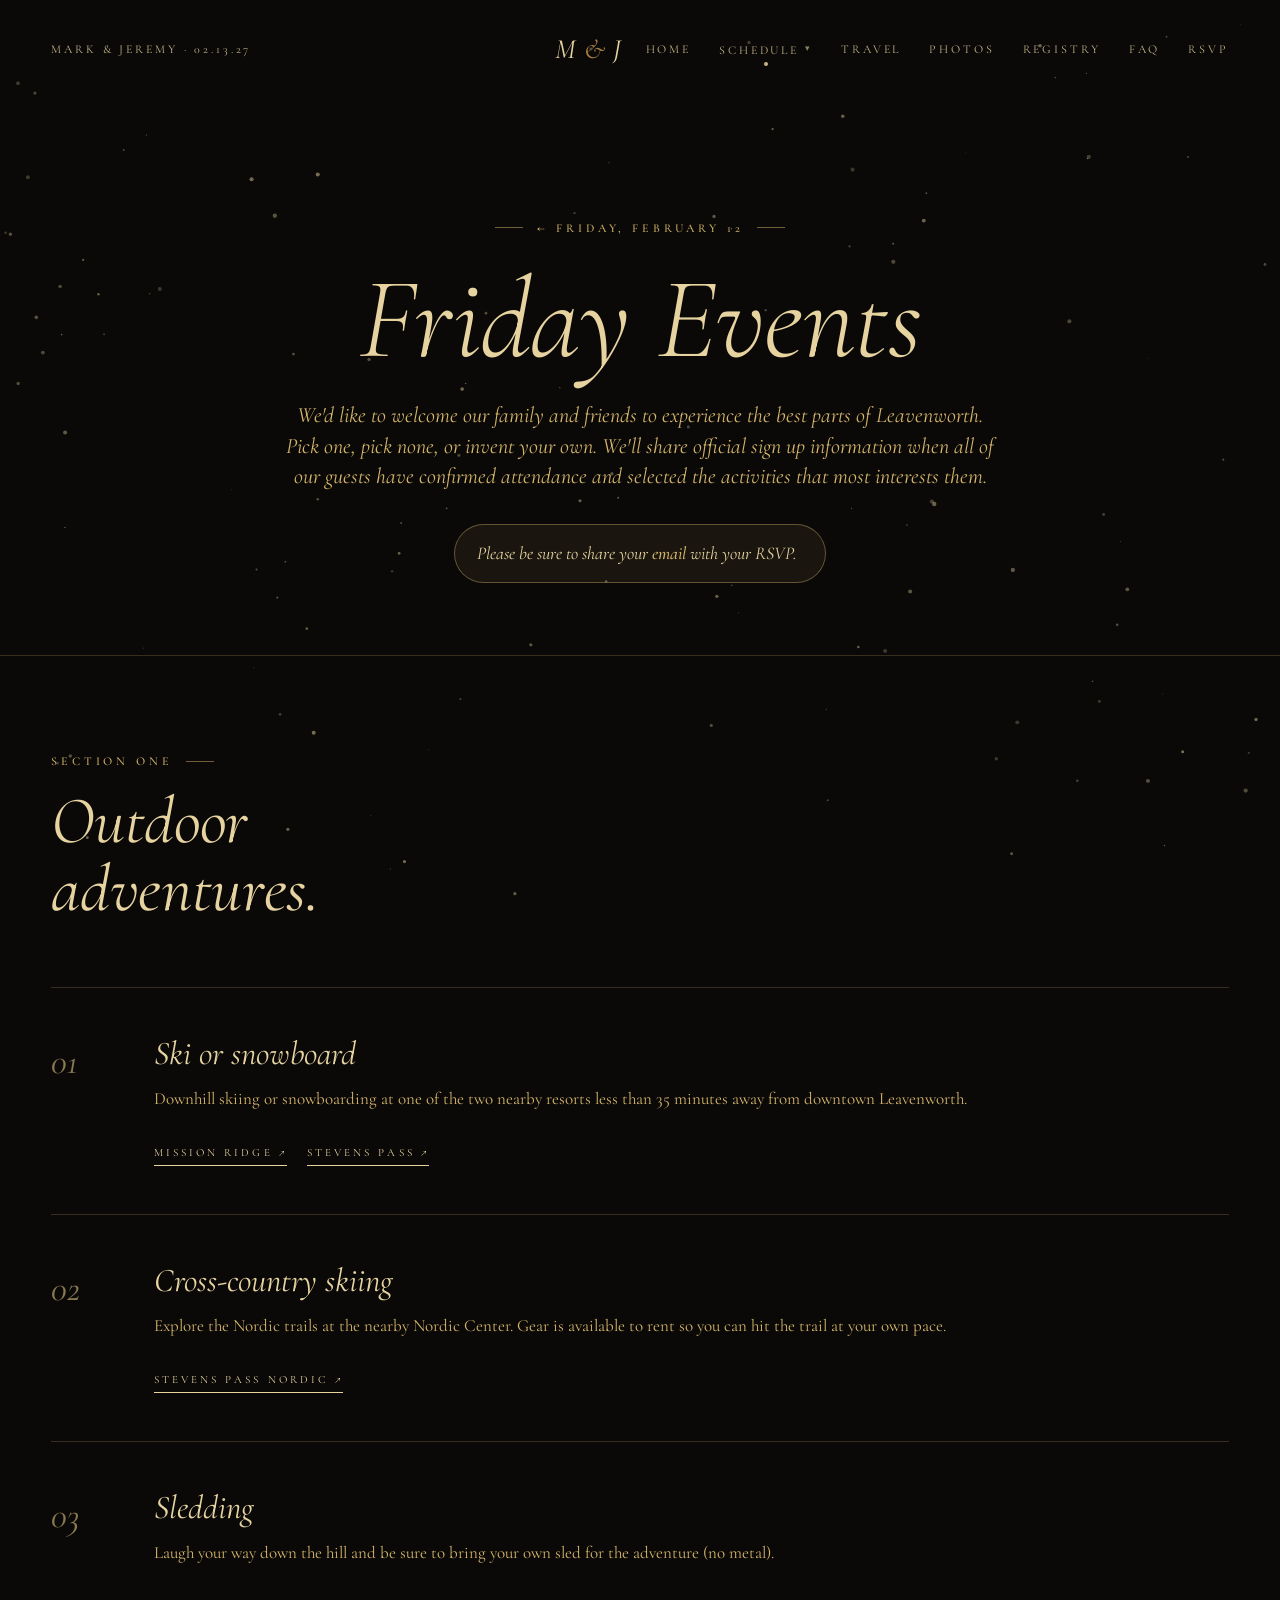
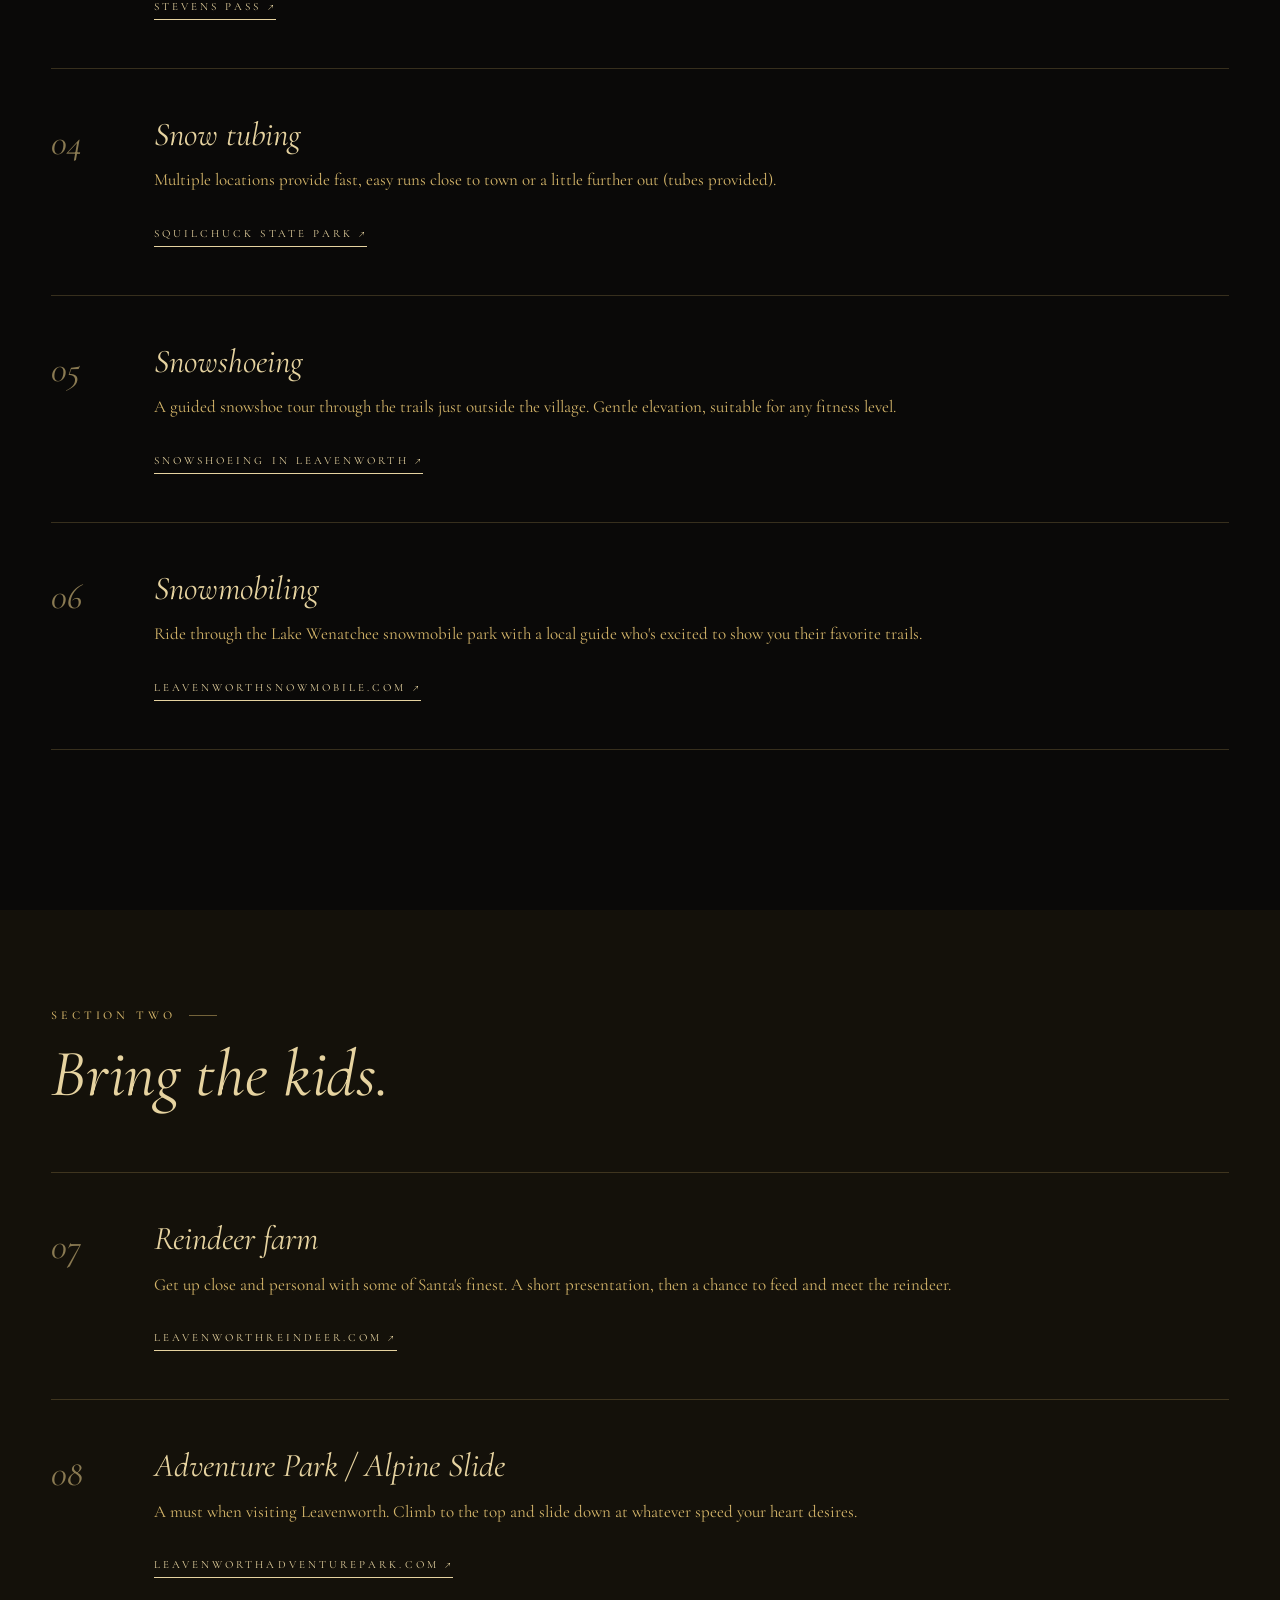
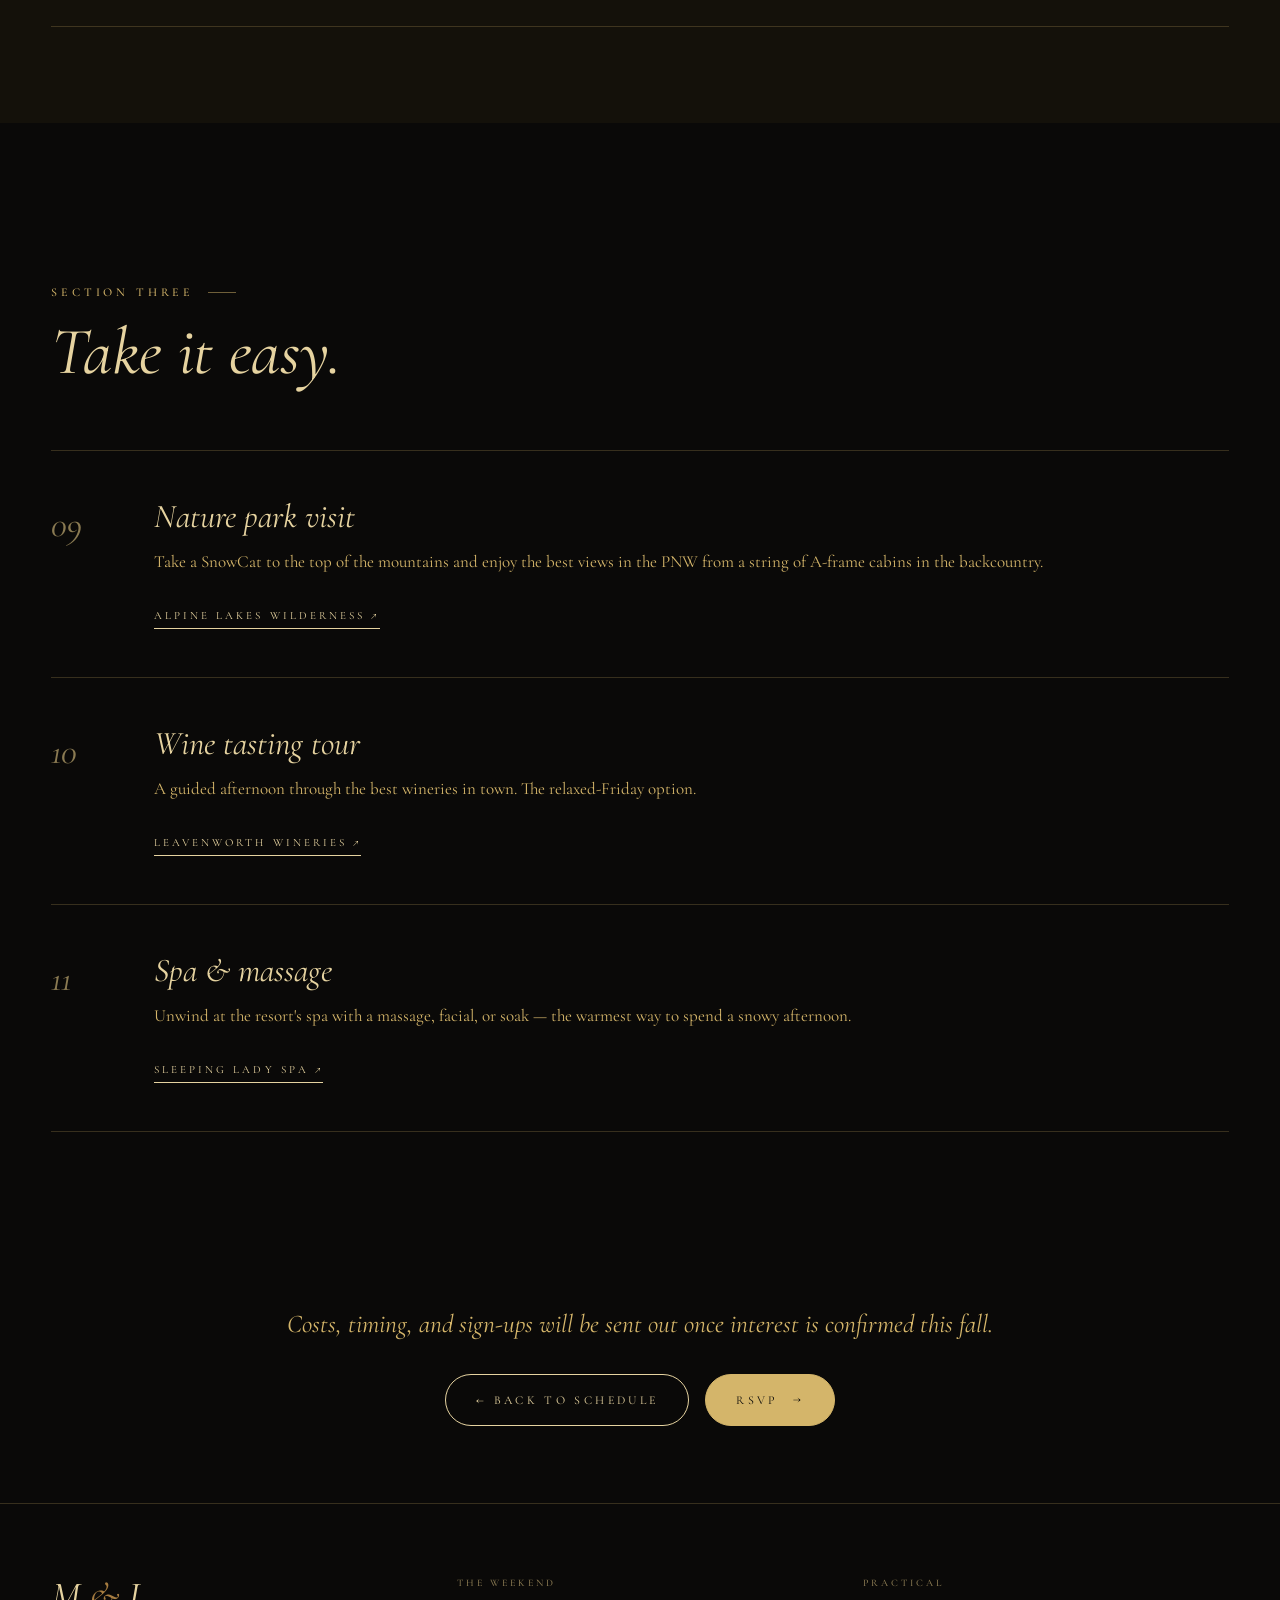
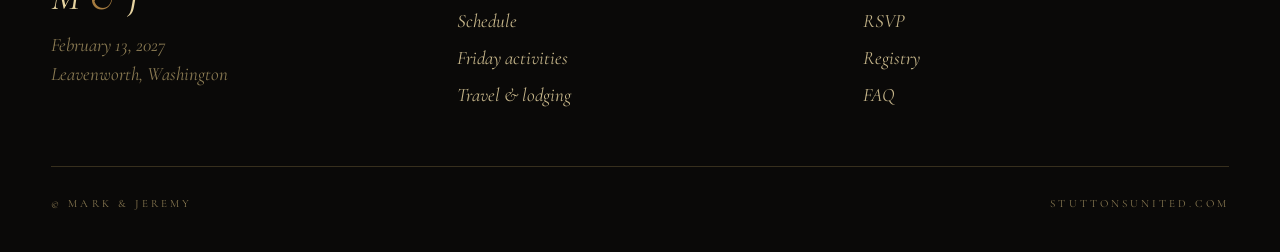
<file: activities.html>
<!doctype html>
<html lang="en" data-palette="dusk" data-type="garamond-classic" data-hero="fullbleed" data-motion="rich">
<head>
  <meta charset="utf-8" />
  <meta name="viewport" content="width=device-width, initial-scale=1" />
  <title>Friday Activities — Mark &amp; Jeremy</title>
  <link rel="preconnect" href="https://fonts.googleapis.com" />
  <link rel="preconnect" href="https://fonts.gstatic.com" crossorigin />
  <link href="https://fonts.googleapis.com/css2?family=Cormorant+Garamond:ital,wght@0,300;0,400;0,500;0,600;1,300;1,400;1,500&family=EB+Garamond:ital,wght@0,400;0,500;1,400&family=Playfair+Display:ital,wght@0,400;0,500;1,400&family=Spectral:ital,wght@0,300;0,400;0,500;1,400&display=swap" rel="stylesheet" />
  <link rel="stylesheet" href="styles.css" />
  <style>
    /* Friday activity card */
    .fa-list {
      display: grid;
      grid-template-columns: 1fr;
      gap: 0;
      border-top: 1px solid var(--rule);
    }
    .fa-card {
      display: grid;
      grid-template-columns: 64px 1fr;
      gap: clamp(20px, 3vw, 48px);
      padding: clamp(32px, 4vw, 48px) 0;
      border-bottom: 1px solid var(--rule);
      align-items: start;
      transition: background 240ms ease, padding 240ms ease;
    }
    .fa-card:hover {
      background: rgba(216, 196, 168, 0.08);
      padding-inline: 16px;
    }
    .fa-num {
      font-family: var(--serif-display);
      font-style: italic;
      font-size: 36px;
      color: var(--mist);
      line-height: 1;
      padding-top: 8px;
    }
    .fa-body .fa-name {
      font-family: var(--serif-display);
      font-style: italic;
      font-size: clamp(26px, 2.6vw, 38px);
      line-height: 1.1;
      color: var(--ink);
      margin-bottom: 14px;
    }
    .fa-body .fa-desc {
      font-size: 17px;
      color: var(--slate);
      line-height: 1.55;
    }
    .fa-body .fa-link {
      display: inline-flex;
      align-items: center;
      gap: 6px;
      margin-top: 14px;
      font-family: var(--label);
      font-size: 11px;
      letter-spacing: 0.28em;
      text-transform: uppercase;
      text-decoration: none;
      color: var(--ink);
      border-bottom: 1px solid currentColor;
      padding-bottom: 4px;
      transition: color 200ms ease;
    }
    .fa-body .fa-link:hover { color: var(--accent); }
    .fa-body .fa-link span { transition: transform 200ms ease; }
    .fa-body .fa-link:hover span { transform: translate(2px, -2px); }
    .fa-meta {
      display: grid;
      grid-template-columns: 1fr;
      gap: 14px;
      padding-top: 10px;
    }
    .fa-meta-row {
      display: grid;
      grid-template-columns: 88px 1fr;
      gap: 16px;
      align-items: baseline;
    }
    .fa-meta-row .k {
      font-family: var(--label);
      font-size: 10px;
      letter-spacing: 0.3em;
      text-transform: uppercase;
      color: var(--mist);
    }
    .fa-meta-row .v {
      font-family: var(--serif-display);
      font-style: italic;
      font-size: 18px;
      color: var(--ink);
      line-height: 1.3;
    }
    .fa-meta-row .v.tbd {
      color: var(--mist);
      font-style: normal;
      font-family: var(--label);
      font-size: 11px;
      letter-spacing: 0.24em;
      text-transform: uppercase;
    }
    @media (max-width: 880px) {
      .fa-card {
        grid-template-columns: 40px 1fr;
        gap: 12px 20px;
      }
      .fa-num { font-size: 24px; }
      .fa-meta { grid-column: 2; }
    }
    @media (max-width: 560px) {
      .fa-card {
        grid-template-columns: 1fr;
      }
      .fa-meta { grid-column: 1; padding-top: 4px; }
      .fa-meta-row { grid-template-columns: 80px 1fr; }
    }

    /* Section band */
    .fa-band {
      padding: clamp(56px, 8vw, 96px) 0;
    }
    .fa-band.alt {
      background: var(--bg-soft);
      margin-block: clamp(40px, 5vw, 64px);
    }

    .fa-band-head {
      display: grid;
      grid-template-columns: 1fr 1.4fr;
      gap: clamp(24px, 6vw, 80px);
      align-items: baseline;
      margin-bottom: clamp(40px, 6vw, 64px);
    }
    .fa-band-head .h-eyebrow {
      display: flex;
      flex-direction: column;
      gap: 16px;
    }
    .fa-band-head h2 {
      font-style: italic;
    }
    .fa-band-head .h-note {
      font-family: var(--label);
      font-size: 11px;
      letter-spacing: 0.32em;
      text-transform: uppercase;
      color: var(--mist);
    }
    .fa-band-head .lede {
      font-family: var(--serif-display);
      font-style: italic;
      font-size: clamp(20px, 2vw, 28px);
      line-height: 1.4;
      color: var(--slate);
    }
    @media (max-width: 760px) {
      .fa-band-head { grid-template-columns: 1fr; }
    }
  </style>
</head>
<body data-screen-label="Friday Activities">

  <nav class="site-nav">
    <div class="nav-left">Mark &amp; Jeremy · 02.13.27</div>
    <a href="index.html" class="monogram" aria-label="Home">M <span style="color: rgb(166, 124, 64)">&amp;</span> J</a>
    <div class="nav-links">
      <a href="index.html">Home</a>
      <div class="nav-item has-sub">
        <a href="schedule.html" class="active">Schedule <span class="caret" aria-hidden="true">▾</span></a>
        <div class="nav-sub">
          <a href="activities.html" class="active">Friday Activities</a>
        </div>
      </div>
      <a href="travel.html">Travel</a>
      <a href="gallery.html">Photos</a>
      <a href="registry.html">Registry</a>
      <a href="faq.html">FAQ</a>
      <a href="rsvp.html">RSVP</a>
    </div>
  </nav>

  <header class="page-hero">
    <div class="eyebrow">
      <a href="schedule.html" style="text-decoration: none; color: inherit; display: inline-flex; align-items: center; gap: 8px;">
        <span aria-hidden="true">←</span> Friday, February 12
      </a>
    </div>
    <h1>Friday Events</h1>
    <div class="lede" style="font-size: 22px">We'd like to welcome our family and friends to experience the best parts of Leavenworth. Pick one, pick none, or invent your own. We'll share official sign up information when all of our guests have confirmed attendance and selected the activities that most interests them.</div>
    <div class="page-callout">
      <span>Please be sure to share your <em>email</em> with your RSVP.</span>
    </div>
  </header>

  <!-- ============ SECTION 1 — OUTDOOR ADVENTURES ============ -->
  <section class="fa-band">
    <div class="wrap">
      <div class="fa-band-head reveal">
        <div class="h-eyebrow">
          <span class="eyebrow single">Section one</span>
          <h2>Outdoor <em>adventures.</em></h2>
        </div>
      </div>

      <div class="fa-list reveal">

        <div class="fa-card">
          <div class="fa-num">01</div>
          <div class="fa-body">
            <div class="fa-name">Ski or snowboard</div>
            <p class="fa-desc">Downhill skiing or snowboarding at one of the two nearby resorts less than 35 minutes away from downtown Leavenworth. </p>
            <a class="fa-link" href="https://www.missionridge.com/" target="_blank" rel="noopener">Mission Ridge <span aria-hidden="true">↗</span></a>
            <a class="fa-link" href="https://www.stevenspass.com/" target="_blank" rel="noopener" style="margin-left: 16px;">Stevens Pass <span aria-hidden="true">↗</span></a>
          </div>
        </div>

        <div class="fa-card">
          <div class="fa-num">02</div>
          <div class="fa-body">
            <div class="fa-name">Cross-country skiing</div>
            <p class="fa-desc">Explore the Nordic trails at the nearby Nordic Center. Gear is available to rent so you can hit the trail at your own pace.</p>
            <a class="fa-link" href="https://www.stevenspass.com/" target="_blank" rel="noopener">Stevens Pass Nordic <span aria-hidden="true">↗</span></a>
          </div>
        </div>

        <div class="fa-card">
          <div class="fa-num">03</div>
          <div class="fa-body">
            <div class="fa-name">Sledding</div>
            <p class="fa-desc">Laugh your way down the hill and be sure to bring your own sled for the adventure (no metal).</p>
            <a class="fa-link" href="https://www.stevenspass.com/" target="_blank" rel="noopener">Stevens Pass <span aria-hidden="true">↗</span></a>
          </div>
        </div>

        <div class="fa-card">
          <div class="fa-num">04</div>
          <div class="fa-body">
            <div class="fa-name">Snow tubing</div>
            <p class="fa-desc">Multiple locations provide fast, easy runs close to town or a little further out (tubes provided).</p>
            <a class="fa-link" href="https://parks.wa.gov/find-parks/state-parks/squilchuck-state-park" target="_blank" rel="noopener">Squilchuck State Park <span aria-hidden="true">↗</span></a>
          </div>
        </div>

        <div class="fa-card">
          <div class="fa-num">05</div>
          <div class="fa-body">
            <div class="fa-name">Snowshoeing</div>
            <p class="fa-desc">A guided snowshoe tour through the trails just outside the village. Gentle elevation, suitable for any fitness level.</p>
            <a class="fa-link" href="https://leavenworth.org/experience/snowshoeing/" target="_blank" rel="noopener">Snowshoeing in Leavenworth <span aria-hidden="true">↗</span></a>
          </div>
        </div>

        <div class="fa-card">
          <div class="fa-num">06</div>
          <div class="fa-body">
            <div class="fa-name">Snowmobiling</div>
            <p class="fa-desc">Ride through the Lake Wenatchee snowmobile park with a local guide who's excited to show you their favorite trails. </p>
            <a class="fa-link" href="https://www.leavenworthsnowmobile.com/" target="_blank" rel="noopener">leavenworthsnowmobile.com <span aria-hidden="true">↗</span></a>
          </div>
        </div>

      </div>
    </div>
  </section>

  <!-- ============ SECTION 2 — FAMILY-FRIENDLY ============ -->
  <section class="fa-band alt">
    <div class="wrap">
      <div class="fa-band-head reveal">
        <div class="h-eyebrow">
          <span class="eyebrow single">Section two</span>
          <h2>Bring the <em>kids.</em></h2>
        </div>
      </div>

      <div class="fa-list reveal">

        <div class="fa-card">
          <div class="fa-num">07</div>
          <div class="fa-body">
            <div class="fa-name">Reindeer farm</div>
            <p class="fa-desc">Get up close and personal with some of Santa's finest. A short presentation, then a chance to feed and meet the reindeer.</p>
            <a class="fa-link" href="https://www.leavenworthreindeer.com/" target="_blank" rel="noopener">leavenworthreindeer.com <span aria-hidden="true">↗</span></a>
          </div>
        </div>

        <div class="fa-card">
          <div class="fa-num">08</div>
          <div class="fa-body">
            <div class="fa-name">Adventure Park / Alpine Slide</div>
            <p class="fa-desc">A must when visiting Leavenworth. Climb to the top and slide down at whatever speed your heart desires.</p>
            <a class="fa-link" href="https://www.leavenworthadventurepark.com/" target="_blank" rel="noopener">leavenworthadventurepark.com <span aria-hidden="true">↗</span></a>
          </div>
        </div>

      </div>
    </div>
  </section>

  <!-- ============ SECTION 3 — EASY AFTERNOON ============ -->
  <section class="fa-band">
    <div class="wrap">
      <div class="fa-band-head reveal">
        <div class="h-eyebrow">
          <span class="eyebrow single">Section three</span>
          <h2>Take it <em>easy.</em></h2>
        </div>
      </div>

      <div class="fa-list reveal">

        <div class="fa-card">
          <div class="fa-num">09</div>
          <div class="fa-body">
            <div class="fa-name">Nature park visit</div>
            <p class="fa-desc">Take a SnowCat to the top of the mountains and enjoy the best views in the PNW from a string of A-frame cabins in the backcountry.</p>
            <a class="fa-link" href="https://www.fs.usda.gov/r06/okanogan-wenatchee/recreation/alpine-lakes-wilderness-okanogan-wenatchee" target="_blank" rel="noopener">Alpine Lakes Wilderness <span aria-hidden="true">↗</span></a>
          </div>
        </div>

        <div class="fa-card">
          <div class="fa-num">10</div>
          <div class="fa-body">
            <div class="fa-name">Wine tasting tour</div>
            <p class="fa-desc">A guided afternoon through the best wineries in town. The relaxed-Friday option.</p>
            <a class="fa-link" href="https://leavenworth.org/experience/wine-tasting/" target="_blank" rel="noopener">Leavenworth wineries <span aria-hidden="true">↗</span></a>
          </div>
        </div>

        <div class="fa-card">
          <div class="fa-num">11</div>
          <div class="fa-body">
            <div class="fa-name">Spa &amp; massage</div>
            <p class="fa-desc">Unwind at the resort's spa with a massage, facial, or soak — the warmest way to spend a snowy afternoon.</p>
            <a class="fa-link" href="https://www.sleepinglady.com/spa" target="_blank" rel="noopener">Sleeping Lady Spa <span aria-hidden="true">↗</span></a>
          </div>
        </div>

      </div>
    </div>
  </section>

  <section style="padding: clamp(48px, 6vw, 80px) 0;">
    <div class="wrap-narrow t-center">
      <p style="font-family: var(--serif-display); font-style: italic; font-size: clamp(20px, 2vw, 26px); color: var(--slate); line-height: 1.45;">Costs, timing, and sign-ups will be sent out once interest is confirmed this fall.</p>
      <div style="display: flex; gap: 16px; justify-content: center; margin-top: 32px; flex-wrap: wrap;">
        <a class="btn btn-ghost" href="schedule.html">← Back to schedule</a>
        <a class="btn" href="rsvp.html">RSVP <span class="arrow">→</span></a>
      </div>
    </div>
  </section>

  <footer class="site-foot">
    <div class="foot-grid">
      <div>
        <div class="foot-mono">M&nbsp;<span style="color: rgb(166, 124, 64)">&amp;</span>&nbsp;J</div>
        <p style="margin-top:14px; font-style: italic; color: var(--mist);">February 13, 2027<br/>Leavenworth, Washington</p>
      </div>
      <div class="foot-col">
        <h5>The weekend</h5>
        <ul>
          <li><a href="schedule.html">Schedule</a></li>
          <li><a href="activities.html">Friday activities</a></li>
          <li><a href="travel.html">Travel &amp; lodging</a></li>
        </ul>
      </div>
      <div class="foot-col">
        <h5>Practical</h5>
        <ul>
          <li><a href="rsvp.html">RSVP</a></li>
          <li><a href="registry.html">Registry</a></li>
          <li><a href="faq.html">FAQ</a></li>
        </ul>
      </div>
    </div>
    <div class="foot-bottom">
      <span>© Mark &amp; Jeremy</span>
      <span>stuttonsunited.com</span>
    </div>
  </footer>

  <script src="site.js"></script>
</body>
</html>
</file>
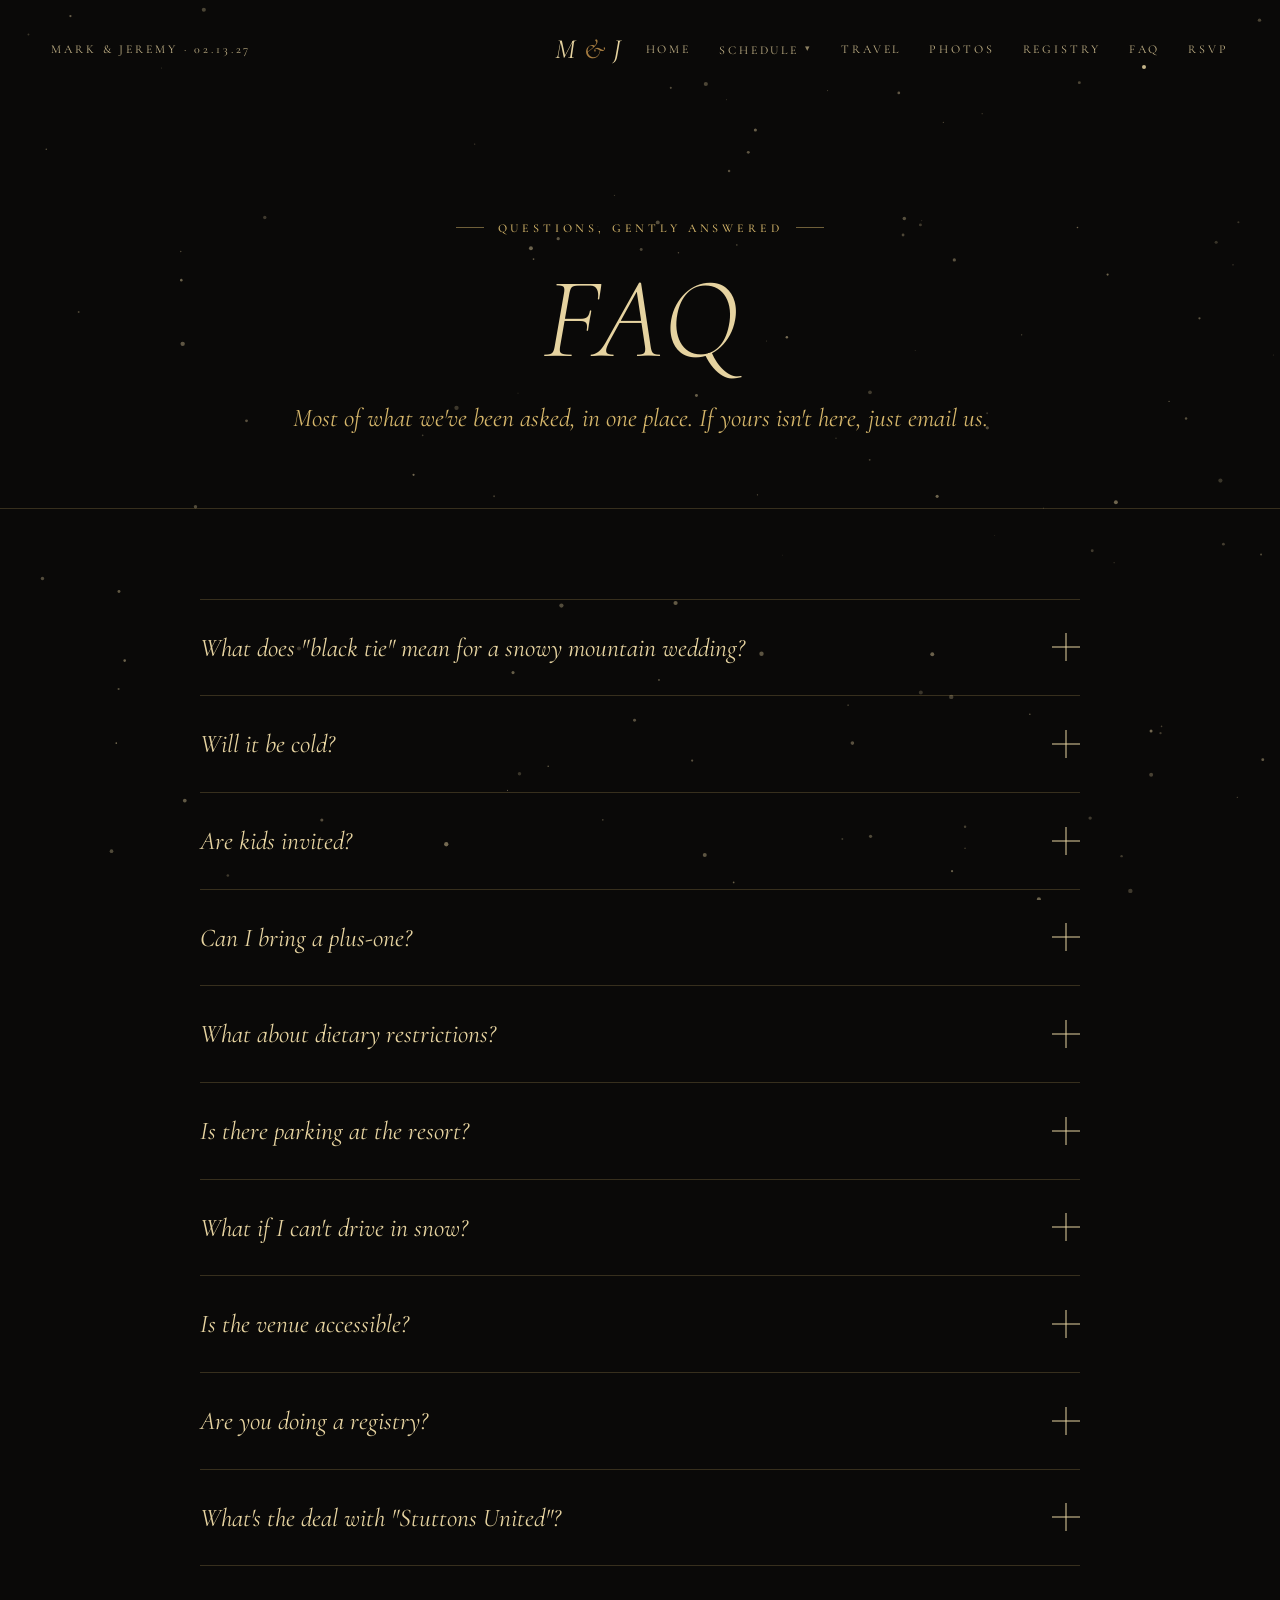
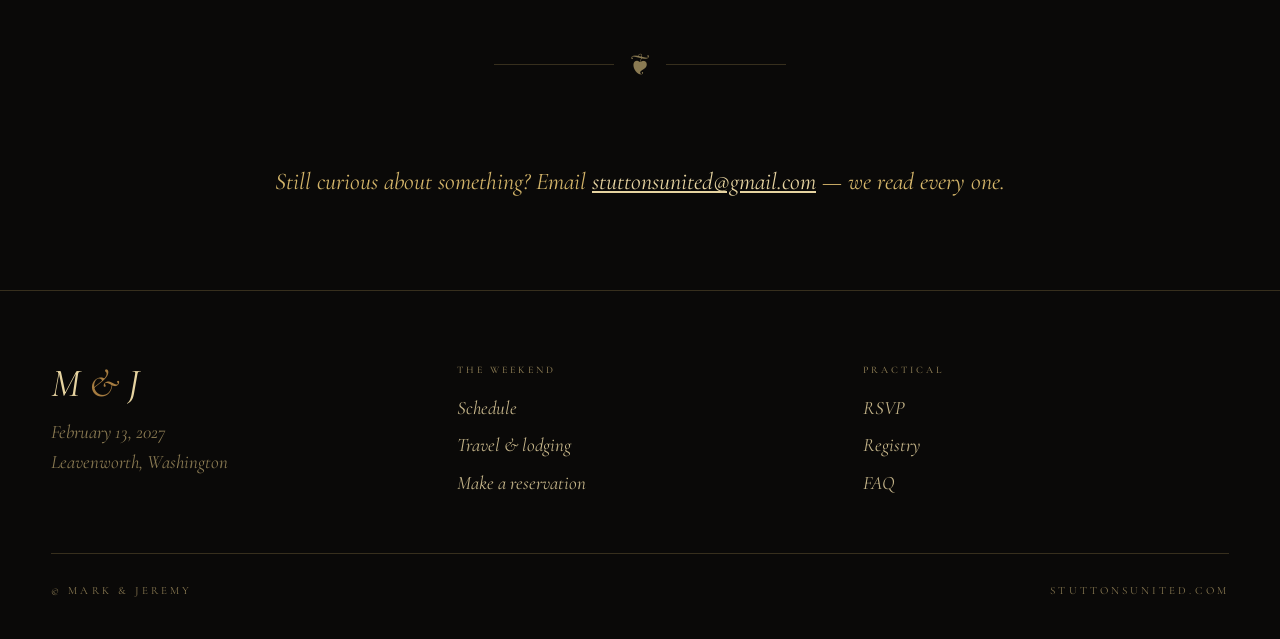
<file: faq.html>
<!doctype html>
<html lang="en" data-palette="dusk" data-type="garamond-classic" data-hero="fullbleed" data-motion="rich">
<head>
  <meta charset="utf-8" />
  <meta name="viewport" content="width=device-width, initial-scale=1" />
  <title>FAQ — Mark &amp; Jeremy</title>
  <link rel="preconnect" href="https://fonts.googleapis.com" />
  <link rel="preconnect" href="https://fonts.gstatic.com" crossorigin />
  <link href="https://fonts.googleapis.com/css2?family=Cormorant+Garamond:ital,wght@0,300;0,400;0,500;0,600;1,300;1,400;1,500&family=EB+Garamond:ital,wght@0,400;0,500;1,400&family=Playfair+Display:ital,wght@0,400;0,500;1,400&family=Spectral:ital,wght@0,300;0,400;0,500;1,400&display=swap" rel="stylesheet" />
  <link rel="stylesheet" href="styles.css" />
</head>
<body data-screen-label="FAQ">

  <nav class="site-nav">
    <div class="nav-left">Mark &amp; Jeremy · 02.13.27</div>
    <a href="index.html" class="monogram" aria-label="Home">M <span style="color: rgb(166, 124, 64)">&amp;</span> J</a>
    <div class="nav-links">
      <a href="index.html">Home</a>
      <div class="nav-item has-sub">
        <a href="schedule.html">Schedule <span class="caret" aria-hidden="true">▾</span></a>
        <div class="nav-sub">
          <a href="activities.html">Friday Activities</a>
        </div>
      </div>
      <a href="travel.html">Travel</a>
      <a href="gallery.html">Photos</a>
      <a href="registry.html">Registry</a>
      <a href="faq.html" class="active">FAQ</a>
      <a href="rsvp.html">RSVP</a>
    </div>
  </nav>

  <header class="page-hero">
    <div class="eyebrow">Questions, gently answered</div>
    <h1>FAQ</h1>
    <div class="lede">Most of what we've been asked, in one place. If yours isn't here, just email us.</div>
  </header>

  <section>
    <div class="wrap">
      <div class="faq-list reveal">

        <details class="faq-item">
          <summary>What does "black tie" mean for a snowy mountain wedding?<span class="plus"></span></summary>
          <div class="answer">Tuxedos, dark suits, long gowns, cocktail dresses, formal and fussy. Mountain-formal is welcome: fur coats, velvet jackets, capes, and shawls. If you're stuck, lean dark, rich and jewel toned.</div>
        </details>

        <details class="faq-item">
          <summary>Will it be cold?<span class="plus"></span></summary>
          <div class="answer">Yes. In mid-February, Leavenworth features a classic winter wonderland climate. Expect chilly, crisp conditions with lingering snow and a mix of clouds and sunshine. Daily highs typically range from the mid-to-upper 40s, while overnight lows dip into the mid-to lower 20s. There is about a one-third chance of seeing light rain or snow on any given day.
</div>
        </details>

        <details class="faq-item">
          <summary>Are kids invited?<span class="plus"></span></summary>
          <div class="answer">We love your kids and they are welcome for the weekend. However, we've kept the ceremony and reception adults-only so all the parents and those 15 and over can have a night to dress up and celebrate.</div>
        </details>

        <details class="faq-item">
          <summary>Can I bring a plus-one?<span class="plus"></span></summary>
          <div class="answer">Enthusiastically, yes! We'd love to have them.</div>
        </details>

        <details class="faq-item">
          <summary>What about dietary restrictions?<span class="plus"></span></summary>
          <div class="answer">There's a free-text field on the RSVP — tell us anything (allergies, vegetarian, vegan, religious) and we will work with our caterer to accommodate. </div>
        </details>

        <details class="faq-item">
          <summary>Is there parking at the resort?<span class="plus"></span></summary>
          <div class="answer">Yes, complimentary on-site parking. The lot is plowed and the path to the lobby is short and well-lit.</div>
        </details>

        <details class="faq-item">
          <summary>What if I can't drive in snow?<span class="plus"></span></summary>
          <div class="answer">Take the train (Amtrak's Empire Builder stops in Leavenworth daily, arriving at 8:17&nbsp;pm — plan for an evening arrival. It's beautiful this time of year).</div>
        </details>

        <details class="faq-item">
          <summary>Is the venue accessible?<span class="plus"></span></summary>
          <div class="answer">Yes. All ceremony and reception spaces are wheelchair accessible, with paved paths between buildings (kept clear in winter). If you need anything specific, please let us know on the RSVP and we'll make sure it's sorted.</div>
        </details>

        <details class="faq-item">
          <summary>Are you doing a registry?<span class="plus"></span></summary>
          <div class="answer">See the registry page for options. Your presence really is the only thing we'd genuinely call a gift.</div>
        </details>

        <details class="faq-item">
          <summary>What's the deal with "Stuttons United"?<span class="plus"></span></summary>
          <div class="answer">Stoelk + Hutton = Stutton. Isn't it catchy? We thought so too.</div>
        </details>

      </div>

      <div class="divider-ornament">&#10086;</div>

      <div class="t-center wrap-narrow">
        <p style="font-family: var(--serif-display); font-style: italic; font-size: 24px; color: var(--slate);">Still curious about something? Email <a href="mailto:stuttonsunited@gmail.com" style="color: var(--ink);">stuttonsunited@gmail.com</a> — we read every one.</p>
      </div>
    </div>
  </section>

  <footer class="site-foot">
    <div class="foot-grid">
      <div>
        <div class="foot-mono">M&nbsp;<span style="color: rgb(166, 124, 64)">&amp;</span>&nbsp;J</div>
        <p style="margin-top:14px; font-style: italic; color: var(--mist);">February 13, 2027<br/>Leavenworth, Washington</p>
      </div>
      <div class="foot-col">
        <h5>The weekend</h5>
        <ul>
          <li><a href="schedule.html">Schedule</a></li>
          <li><a href="travel.html">Travel &amp; lodging</a></li>
          <li><a href="travel.html#reserve">Make a reservation</a></li>
        </ul>
      </div>
      <div class="foot-col">
        <h5>Practical</h5>
        <ul>
          <li><a href="rsvp.html">RSVP</a></li>
          <li><a href="registry.html">Registry</a></li>
          <li><a href="faq.html">FAQ</a></li>
        </ul>
      </div>
    </div>
    <div class="foot-bottom">
      <span>© Mark &amp; Jeremy</span>
      <span>stuttonsunited.com</span>
    </div>
  </footer>

  <script src="site.js"></script>
</body>
</html>
</file>
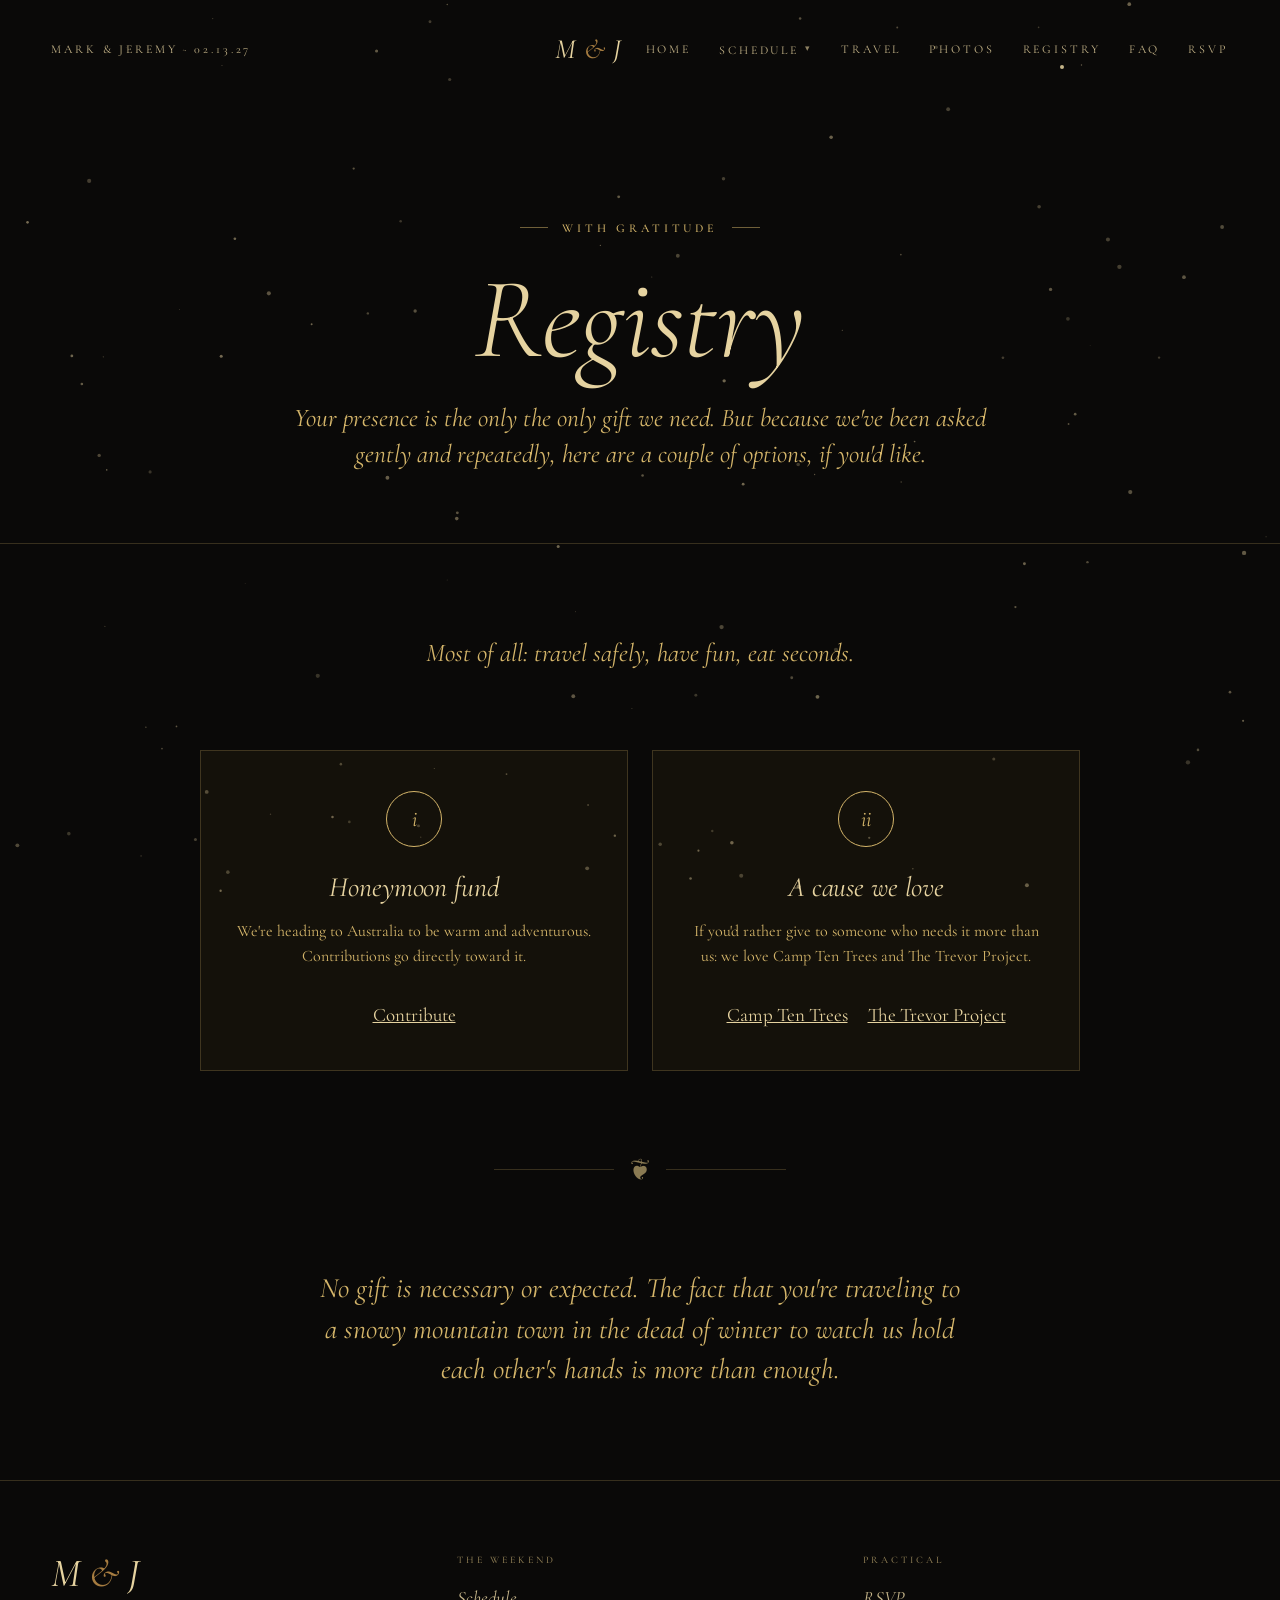
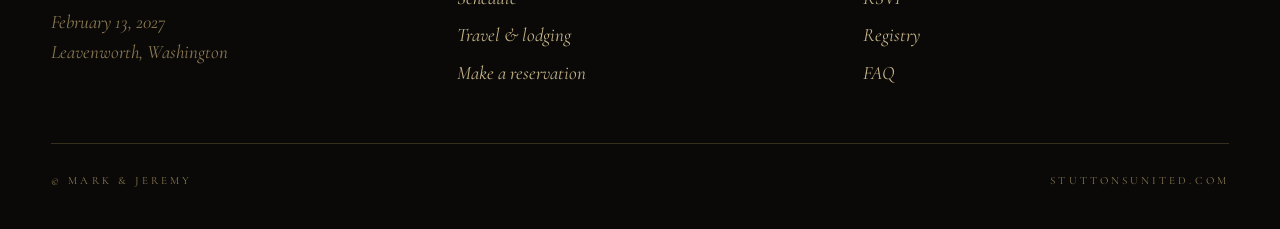
<file: registry.html>
<!doctype html>
<html lang="en" data-palette="dusk" data-type="garamond-classic" data-hero="fullbleed" data-motion="rich">
<head>
  <meta charset="utf-8" />
  <meta name="viewport" content="width=device-width, initial-scale=1" />
  <title>Registry — Mark &amp; Jeremy</title>
  <link rel="preconnect" href="https://fonts.googleapis.com" />
  <link rel="preconnect" href="https://fonts.gstatic.com" crossorigin />
  <link href="https://fonts.googleapis.com/css2?family=Cormorant+Garamond:ital,wght@0,300;0,400;0,500;0,600;1,300;1,400;1,500&family=EB+Garamond:ital,wght@0,400;0,500;1,400&family=Playfair+Display:ital,wght@0,400;0,500;1,400&family=Spectral:ital,wght@0,300;0,400;0,500;1,400&display=swap" rel="stylesheet" />
  <link rel="stylesheet" href="styles.css" />
</head>
<body data-screen-label="Registry">

  <nav class="site-nav">
    <div class="nav-left">Mark &amp; Jeremy · 02.13.27</div>
    <a href="index.html" class="monogram" aria-label="Home">M <span style="color: rgb(166, 124, 64)">&amp;</span> J</a>
    <div class="nav-links">
      <a href="index.html">Home</a>
      <div class="nav-item has-sub">
        <a href="schedule.html">Schedule <span class="caret" aria-hidden="true">▾</span></a>
        <div class="nav-sub">
          <a href="activities.html">Friday Activities</a>
        </div>
      </div>
      <a href="travel.html">Travel</a>
      <a href="gallery.html">Photos</a>
      <a href="registry.html" class="active">Registry</a>
      <a href="faq.html">FAQ</a>
      <a href="rsvp.html">RSVP</a>
    </div>
  </nav>

  <header class="page-hero">
    <div class="eyebrow">With gratitude</div>
    <h1>Registry</h1>
    <div class="lede">Your presence is the only the only gift we need. But because we've been asked gently and repeatedly, here are a couple of options, if you'd like.</div>
  </header>

  <section>
    <div class="wrap">
      <div class="registry-intro reveal">
        <p>Most of all: travel safely, have fun, eat seconds.</p>
      </div>

      <div class="registry-cards reveal">
        <div class="registry-card">
          <div class="glyph">i</div>
          <h3>Honeymoon fund</h3>
          <p>We're heading to Australia to be warm and adventurous. Contributions go directly toward it.</p>
          <a class="link" href="https://account.venmo.com/u/MarkStoelk" target="_blank" rel="noopener">Contribute</a>
        </div>
        <div class="registry-card">
          <div class="glyph">ii</div>
          <h3>A cause we love</h3>
          <p>If you'd rather give to someone who needs it more than us: we love Camp Ten Trees and The Trevor Project.</p>
          <div class="link-row">
            <a class="link" href="https://camptentrees.org/" target="_blank" rel="noopener">Camp Ten Trees</a>
            <a class="link" href="https://www.thetrevorproject.org/" target="_blank" rel="noopener">The Trevor Project</a>
          </div>
        </div>
      </div>

      <div class="divider-ornament">&#10086;</div>

      <div class="wrap-narrow t-center reveal">
        <p style="font-family: var(--serif-display); font-style: italic; font-size: clamp(22px,2.2vw,30px); color: var(--slate); line-height: 1.45; max-width: 640px; margin: 0 auto;">No gift is necessary or expected.
The fact that you're traveling to a snowy mountain town in the dead of winter to watch us hold each other's hands is more than enough.</p>
      </div>
    </div>
  </section>

  <footer class="site-foot">
    <div class="foot-grid">
      <div>
        <div class="foot-mono">M&nbsp;<span style="color: rgb(166, 124, 64)">&amp;</span>&nbsp;J</div>
        <p style="margin-top:14px; font-style: italic; color: var(--mist);">February 13, 2027<br/>Leavenworth, Washington</p>
      </div>
      <div class="foot-col">
        <h5>The weekend</h5>
        <ul>
          <li><a href="schedule.html">Schedule</a></li>
          <li><a href="travel.html">Travel &amp; lodging</a></li>
          <li><a href="travel.html#reserve">Make a reservation</a></li>
        </ul>
      </div>
      <div class="foot-col">
        <h5>Practical</h5>
        <ul>
          <li><a href="rsvp.html">RSVP</a></li>
          <li><a href="registry.html">Registry</a></li>
          <li><a href="faq.html">FAQ</a></li>
        </ul>
      </div>
    </div>
    <div class="foot-bottom">
      <span>© Mark &amp; Jeremy</span>
      <span>stuttonsunited.com</span>
    </div>
  </footer>

  <script src="site.js"></script>
</body>
</html>
</file>
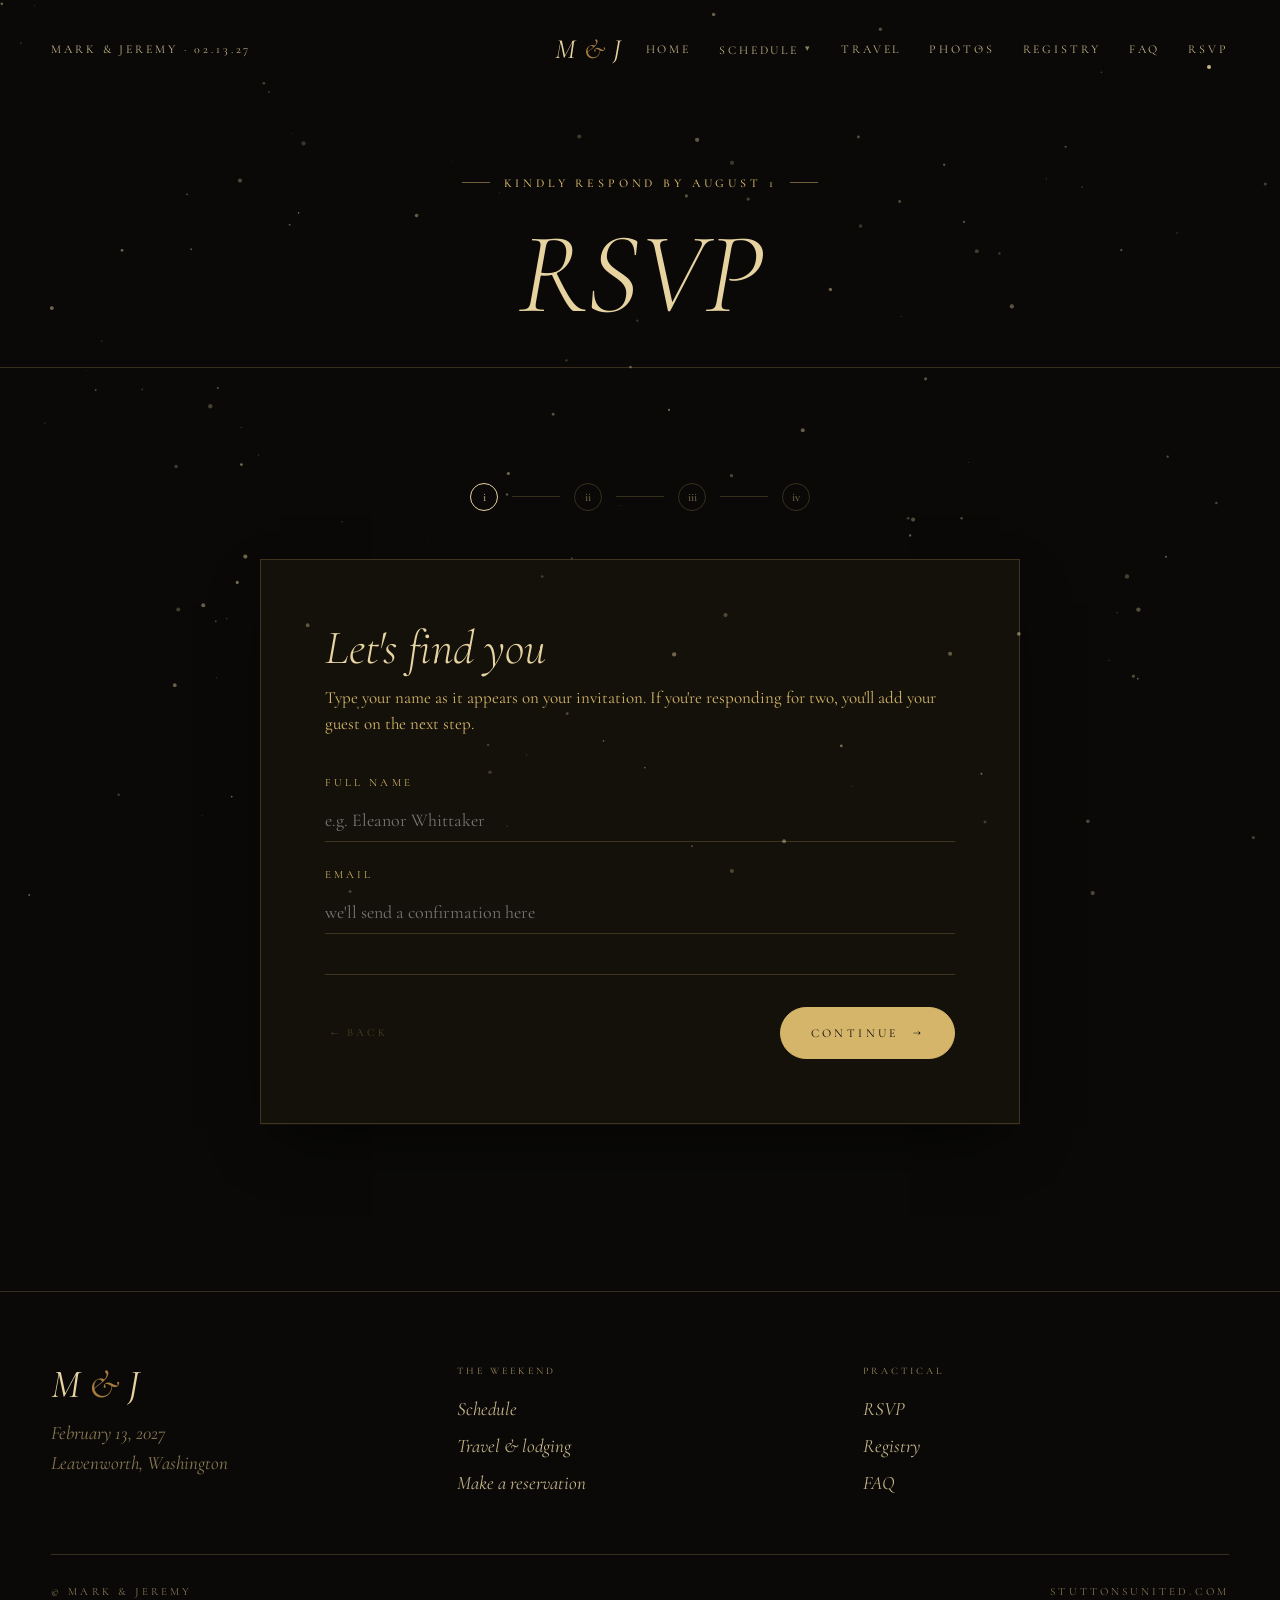
<file: rsvp.html>
<!doctype html>
<html lang="en" data-palette="dusk" data-type="garamond-classic" data-hero="fullbleed" data-motion="rich">
<head>
  <meta charset="utf-8" />
  <meta name="viewport" content="width=device-width, initial-scale=1" />
  <title>RSVP — Mark &amp; Jeremy</title>
  <link rel="preconnect" href="https://fonts.googleapis.com" />
  <link rel="preconnect" href="https://fonts.gstatic.com" crossorigin />
  <link href="https://fonts.googleapis.com/css2?family=Cormorant+Garamond:ital,wght@0,300;0,400;0,500;0,600;1,300;1,400;1,500&family=EB+Garamond:ital,wght@0,400;0,500;1,400&family=Playfair+Display:ital,wght@0,400;0,500;1,400&family=Spectral:ital,wght@0,300;0,400;0,500;1,400&display=swap" rel="stylesheet" />
  <link rel="stylesheet" href="styles.css" />
</head>
<body data-screen-label="RSVP">

  <nav class="site-nav">
    <div class="nav-left">Mark &amp; Jeremy · 02.13.27</div>
    <a href="index.html" class="monogram" aria-label="Home">M <span style="color: rgb(166, 124, 64)">&amp;</span> J</a>
    <div class="nav-links">
      <a href="index.html">Home</a>
      <div class="nav-item has-sub">
        <a href="schedule.html">Schedule <span class="caret" aria-hidden="true">▾</span></a>
        <div class="nav-sub">
          <a href="activities.html">Friday Activities</a>
        </div>
      </div>
      <a href="travel.html">Travel</a>
      <a href="gallery.html">Photos</a>
      <a href="registry.html">Registry</a>
      <a href="faq.html">FAQ</a>
      <a href="rsvp.html" class="active">RSVP</a>
    </div>
  </nav>

  <header class="page-hero" style="padding-top: clamp(40px, 7vh, 80px); padding-bottom: clamp(28px, 4vh, 48px);">
    <div class="eyebrow">KINDLY RESPOND BY AUGUST 1</div>
    <h1>RSVP</h1>
  </header>

  <section style="padding-top: clamp(20px, 3vw, 40px);">
    <div class="wrap-narrow">
      <div class="rsvp-shell">

        <!-- progress -->
        <div class="rsvp-progress" id="progress">
          <div class="step active" data-step="1"><span class="pip">i</span></div>
          <div class="connector"></div>
          <div class="step" data-step="2"><span class="pip">ii</span></div>
          <div class="connector"></div>
          <div class="step" data-step="3"><span class="pip">iii</span></div>
          <div class="connector"></div>
          <div class="step" data-step="4"><span class="pip">iv</span></div>
        </div>

        <form name="rsvp" method="POST" data-netlify="true" netlify-honeypot="bot-field" id="rsvp-form">
          <!-- Netlify form metadata -->
          <input type="hidden" name="form-name" value="rsvp" />
          <p hidden><label>Don't fill this out: <input name="bot-field" /></label></p>
          <!-- Hidden mirrors for custom toggle widgets -->
          <input type="hidden" name="attending" id="hidden-attending" value="" />
          <input type="hidden" name="events" id="hidden-events" value="" />
          <input type="hidden" name="plusone" id="hidden-plusone" value="no" />

        <div class="rsvp-card">

          <!-- STEP 1 -->
          <div class="rsvp-step active" data-step="1">
            <h2 class="italic">Let's find you</h2>
            <p class="step-lede">Type your name as it appears on your invitation. If you're responding for two, you'll add your guest on the next step.</p>

            <div class="field">
              <label for="name">Full name</label>
              <input type="text" id="name" name="name" placeholder="e.g. Eleanor Whittaker" autocomplete="name" />
            </div>
            <div class="field">
              <label for="email">Email</label>
              <input type="email" id="email" name="email" placeholder="we'll send a confirmation here" autocomplete="email" />
            </div>

            <div class="rsvp-actions">
              <button type="button" class="btn-back" disabled>← Back</button>
              <button type="button" class="btn" data-action="next">Continue <span class="arrow">→</span></button>
            </div>
          </div>

          <!-- STEP 2 — attendance + which events -->
          <div class="rsvp-step" data-step="2">
            <h2 class="italic">Will you be there?</h2>
            <p class="step-lede">We'd be honored either way. Tell us yes or no, and which events you can make if you plan to join us.</p>

            <div class="choice-row">
              <button type="button" class="choice" data-attending="yes">
                <span class="ck">Joyfully, yes</span>
                <span class="csub">Count me in</span>
              </button>
              <button type="button" class="choice" data-attending="no">
                <span class="ck">Sadly, no</span>
                <span class="csub">Toast us from afar</span>
              </button>
            </div>

            <div id="events-block" style="display:none;">
              <div class="field" style="margin-bottom: 12px;">
                <label>Which events will you attend?</label>
              </div>
              <div class="event-checks">
                <div class="event-check" data-event="thu">
                  <div class="box"></div>
                  <div class="name">Welcome cocktails</div>
                  <div class="when">THU · 5 PM</div>
                </div>
                <div class="event-check" data-event="fri-day">
                  <div class="box"></div>
                  <div class="name">Friday activities</div>
                  <div class="when">FRI MORNING</div>
                </div>
                <div class="event-check" data-event="fri-dinner">
                  <div class="box"></div>
                  <div class="name">Group dinner in town</div>
                  <div class="when">FRI · 6 PM</div>
                </div>
                <div class="event-check checked" data-event="sat">
                  <div class="box"></div>
                  <div class="name">Ceremony &amp; reception</div>
                  <div class="when">Sat · 4 PM</div>
                </div>
                <div class="event-check" data-event="sun">
                  <div class="box"></div>
                  <div class="name">Farewell brunch</div>
                  <div class="when">Sun · 10 AM</div>
                </div>
              </div>

              <div class="field">
                <label>Bringing a guest?</label>
                <div class="choice-row" style="margin-bottom: 0;">
                  <button type="button" class="choice" data-plusone="yes"><span class="ck">Yes, +1</span><span class="csub">I'll add their name</span></button>
                  <button type="button" class="choice selected" data-plusone="no"><span class="ck">Just me</span><span class="csub">Flying solo</span></button>
                </div>
              </div>

              <div class="field" id="guest-name-field" style="display:none;">
                <label for="guest-name">Guest's full name</label>
                <input type="text" id="guest-name" name="guestName" placeholder="So we can make a name card" />
              </div>

              <div class="field" id="guest-email-field" style="display:none;">
                <label for="guest-email">Guest's email address</label>
                <input type="email" id="guest-email" name="guestEmail" placeholder="So we can keep them in the loop" />
              </div>

              <div class="field">
                <label for="num-attending">Number attending the ceremony</label>
                <p class="field-note">Ages 15 and above. Black-tie attire is required. Childcare for younger family members will be provided on Saturday from 4:00 PM to 10:00 PM.</p>
                <input type="number" id="num-attending" name="numberAttending" min="0" max="10" placeholder="0" inputmode="numeric" />
              </div>

              <div class="field">
                <label for="num-childcare">Number requiring childcare on Saturday</label>
                <p class="field-note">Supervised childcare will be available during Saturday's ceremony and reception (4:00 PM – 10:00 PM). Please enter <em>0</em> if no one in your party requires this service.</p>
                <input type="number" id="num-childcare" name="numberChildcare" min="0" max="10" placeholder="0" inputmode="numeric" />
              </div>
            </div>

            <div class="rsvp-actions">
              <button type="button" class="btn-back" data-action="back">← Back</button>
              <button type="button" class="btn" data-action="next">Continue <span class="arrow">→</span></button>
            </div>
          </div>

          <!-- STEP 3 — meal + extras -->
          <div class="rsvp-step" data-step="3">
            <h2 class="italic">A few details</h2>
            <p class="step-lede">Tell us how to make this weekend eventful.</p>

            <div class="field" id="friday-block" style="display:none;">
              <label>Which Friday activities sound good?</label>
              <p class="friday-lede">Choose up to three — these will likely run at the same time, so pick favorites. We'll use this to plan capacity; final sign-ups come with the welcome packet.</p>

              <div class="friday-select" id="friday-select">
                <label class="friday-opt"><input type="checkbox" name="fridayActivities" value="Ski or snowboard" data-friday="ski-snowboard" /><span class="box"></span><span class="name">Ski or snowboard</span></label>
                <label class="friday-opt"><input type="checkbox" name="fridayActivities" value="Cross-country skiing" data-friday="xc-ski" /><span class="box"></span><span class="name">Cross-country skiing</span></label>
                <label class="friday-opt"><input type="checkbox" name="fridayActivities" value="Sledding" data-friday="sledding" /><span class="box"></span><span class="name">Sledding</span></label>
                <label class="friday-opt"><input type="checkbox" name="fridayActivities" value="Snow tubing" data-friday="snow-tubing" /><span class="box"></span><span class="name">Snow tubing</span></label>
                <label class="friday-opt"><input type="checkbox" name="fridayActivities" value="Snowshoeing" data-friday="snowshoeing" /><span class="box"></span><span class="name">Snowshoeing</span></label>
                <label class="friday-opt"><input type="checkbox" name="fridayActivities" value="Snowmobiling" data-friday="snowmobiling" /><span class="box"></span><span class="name">Snowmobiling</span></label>
                <label class="friday-opt"><input type="checkbox" name="fridayActivities" value="Reindeer Farm" data-friday="reindeer" /><span class="box"></span><span class="name">Reindeer Farm</span></label>
                <label class="friday-opt"><input type="checkbox" name="fridayActivities" value="Adventure Park / Alpine Slide" data-friday="alpine-slide" /><span class="box"></span><span class="name">Adventure Park / Alpine Slide</span></label>
                <label class="friday-opt"><input type="checkbox" name="fridayActivities" value="Nature park visit" data-friday="nature-park" /><span class="box"></span><span class="name">Nature park visit</span></label>
                <label class="friday-opt"><input type="checkbox" name="fridayActivities" value="Wine tasting tour" data-friday="wine-tasting" /><span class="box"></span><span class="name">Wine tasting tour</span></label>
                <label class="friday-opt"><input type="checkbox" name="fridayActivities" value="Spa / Massage" data-friday="spa-massage" /><span class="box"></span><span class="name">Spa / Massage</span></label>
              </div>
              <div class="friday-counter"><span id="friday-count">0</span> of 3 selected</div>
            </div>

            <div class="field">
              <label for="diet">Dietary restrictions or allergies</label>
              <textarea id="diet" name="diet" placeholder="Anything we should know — vegan, GF, religious, allergies, food-fear, etc."></textarea>
            </div>

            <div class="field">
              <label for="song">A song that'll get you on the dance floor</label>
              <input type="text" id="song" name="song" placeholder="The DJ takes requests — make it good" />
            </div>

            <div class="field">
              <label for="advice">Your best piece of marriage advice</label>
              <textarea id="advice" name="advice" placeholder="Hard-won wisdom, a one-liner, or 'don't go to bed angry.' We're collecting them in a little book."></textarea>
            </div>

            <div class="field">
              <label for="memory">A favorite memory of Mark or Jeremy</label>
              <textarea id="memory" name="memory" placeholder="A story, a moment, a time you knew. We'll cry. In a good way."></textarea>
            </div>

            <div class="rsvp-actions">
              <button type="button" class="btn-back" data-action="back">← Back</button>
              <button type="button" class="btn" data-action="next">Review &amp; send <span class="arrow">→</span></button>
            </div>
          </div>

          <!-- STEP 4 — confirmation -->
          <div class="rsvp-step" data-step="4">
            <div class="confirmation">
              <div class="seal">M<span class="amp">&amp;</span>J</div>
              <h2 class="italic" id="conf-headline">Received.</h2>
              <p style="font-family: var(--serif-display); font-style: italic; font-size: 22px; color: var(--slate); max-width: 480px; margin: 16px auto 32px; line-height: 1.45;" id="conf-body">Thank you, <span id="conf-name">friend</span>. We've recorded your response and will be in touch with more information based on your selections.</p>

              <div style="display: inline-flex; flex-direction: column; gap: 6px; text-align: left; border: 1px solid var(--rule); padding: 24px 32px; margin-bottom: 32px;" id="conf-summary">
                <!-- filled by JS -->
              </div>

              <div id="conf-actions" style="display: flex; gap: 16px; justify-content: center; flex-wrap: wrap;">
                <a class="btn btn-ghost" href="schedule.html">View the schedule</a>
                <a class="btn" href="travel.html#reserve">Book your room <span class="arrow">→</span></a>
              </div>

              <p style="margin-top: 32px; font-family: var(--label); font-size: 11px; letter-spacing: 0.24em; text-transform: uppercase; color: var(--mist);">
                Need to change your response? <a href="#" onclick="event.preventDefault(); window.__rsvpReset();" style="color: var(--ink); text-decoration: underline; text-underline-offset: 4px;">Edit RSVP</a>
              </p>
            </div>
          </div>

        </div>
        </form>
      </div>
    </div>
  </section>

  <footer class="site-foot">
    <div class="foot-grid">
      <div>
        <div class="foot-mono">M&nbsp;<span style="color: rgb(166, 124, 64)">&amp;</span>&nbsp;J</div>
        <p style="margin-top:14px; font-style: italic; color: var(--mist);">February 13, 2027<br/>Leavenworth, Washington</p>
      </div>
      <div class="foot-col">
        <h5>The weekend</h5>
        <ul>
          <li><a href="schedule.html">Schedule</a></li>
          <li><a href="travel.html">Travel &amp; lodging</a></li>
          <li><a href="travel.html#reserve">Make a reservation</a></li>
        </ul>
      </div>
      <div class="foot-col">
        <h5>Practical</h5>
        <ul>
          <li><a href="rsvp.html">RSVP</a></li>
          <li><a href="registry.html">Registry</a></li>
          <li><a href="faq.html">FAQ</a></li>
        </ul>
      </div>
    </div>
    <div class="foot-bottom">
      <span>© Mark &amp; Jeremy</span>
      <span>stuttonsunited.com</span>
    </div>
  </footer>

  <script src="site.js"></script>
  <script src="rsvp.js"></script>
</body>
</html>
</file>
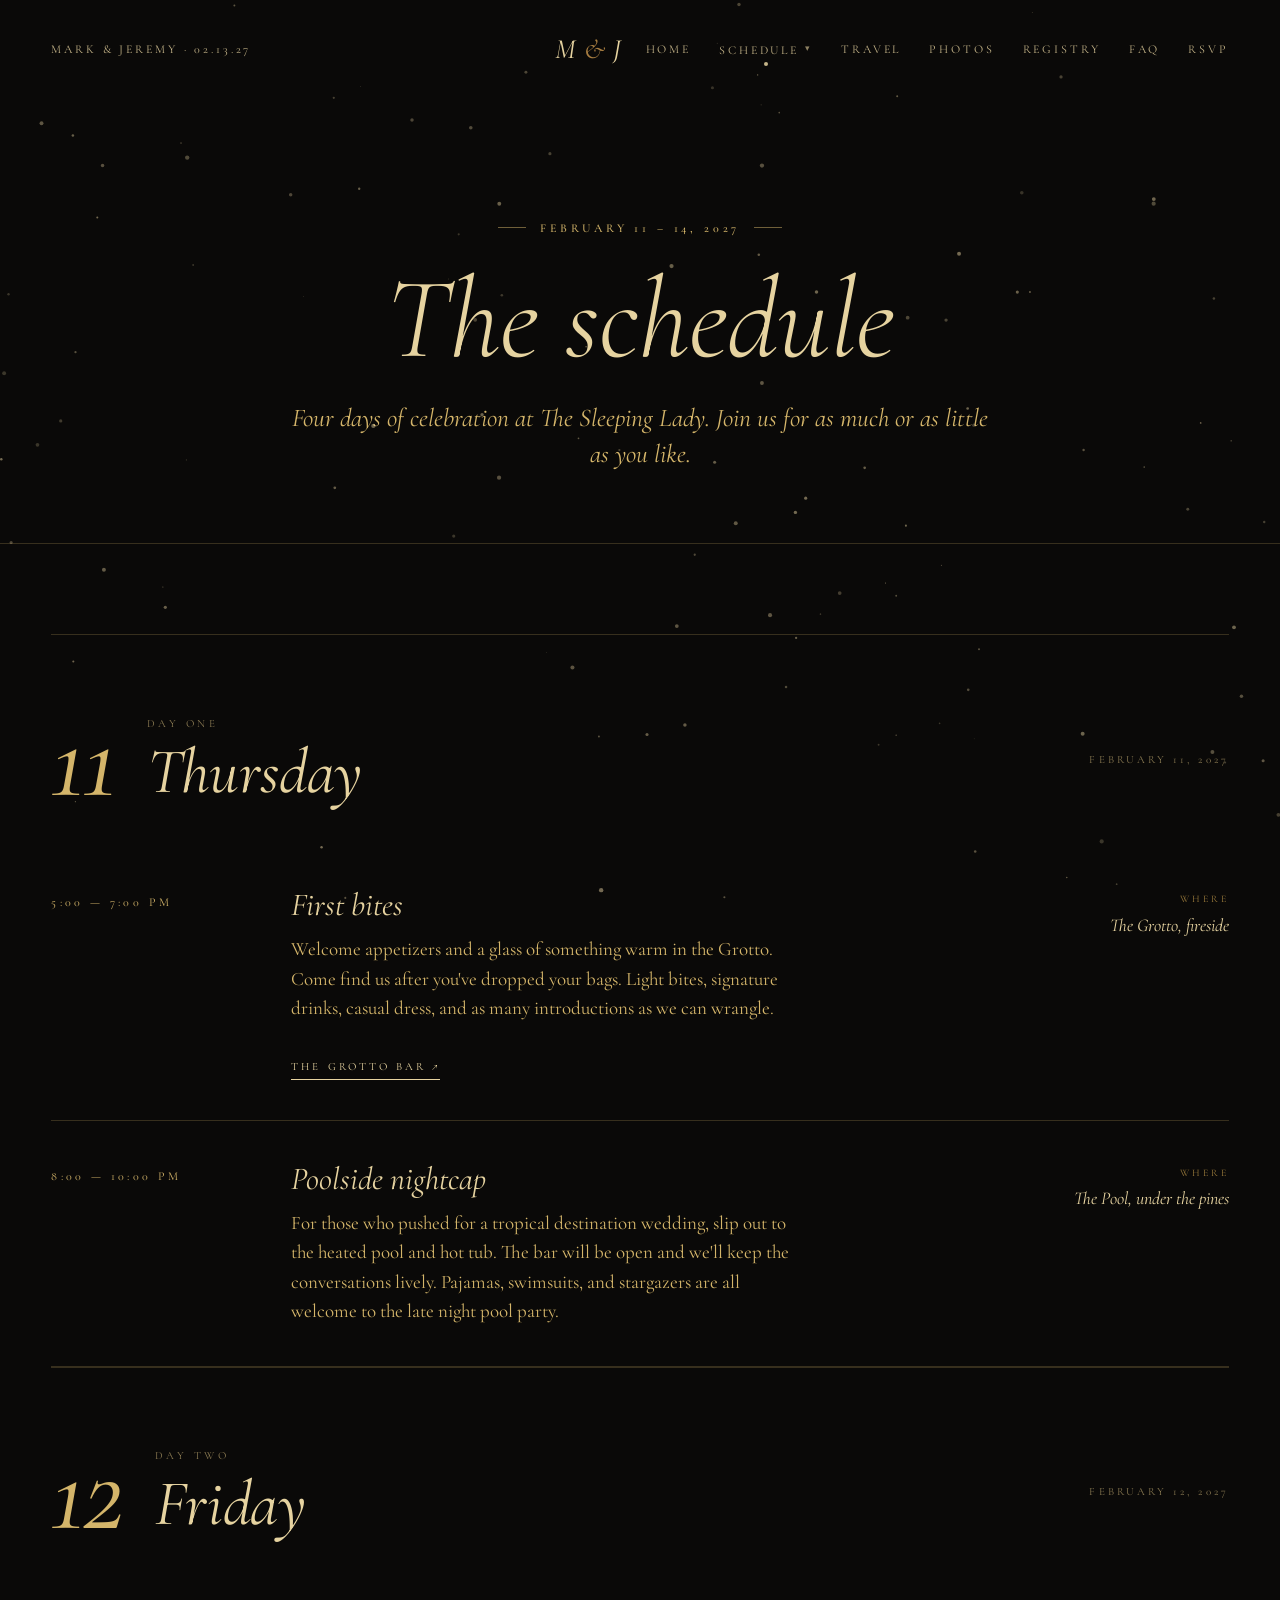
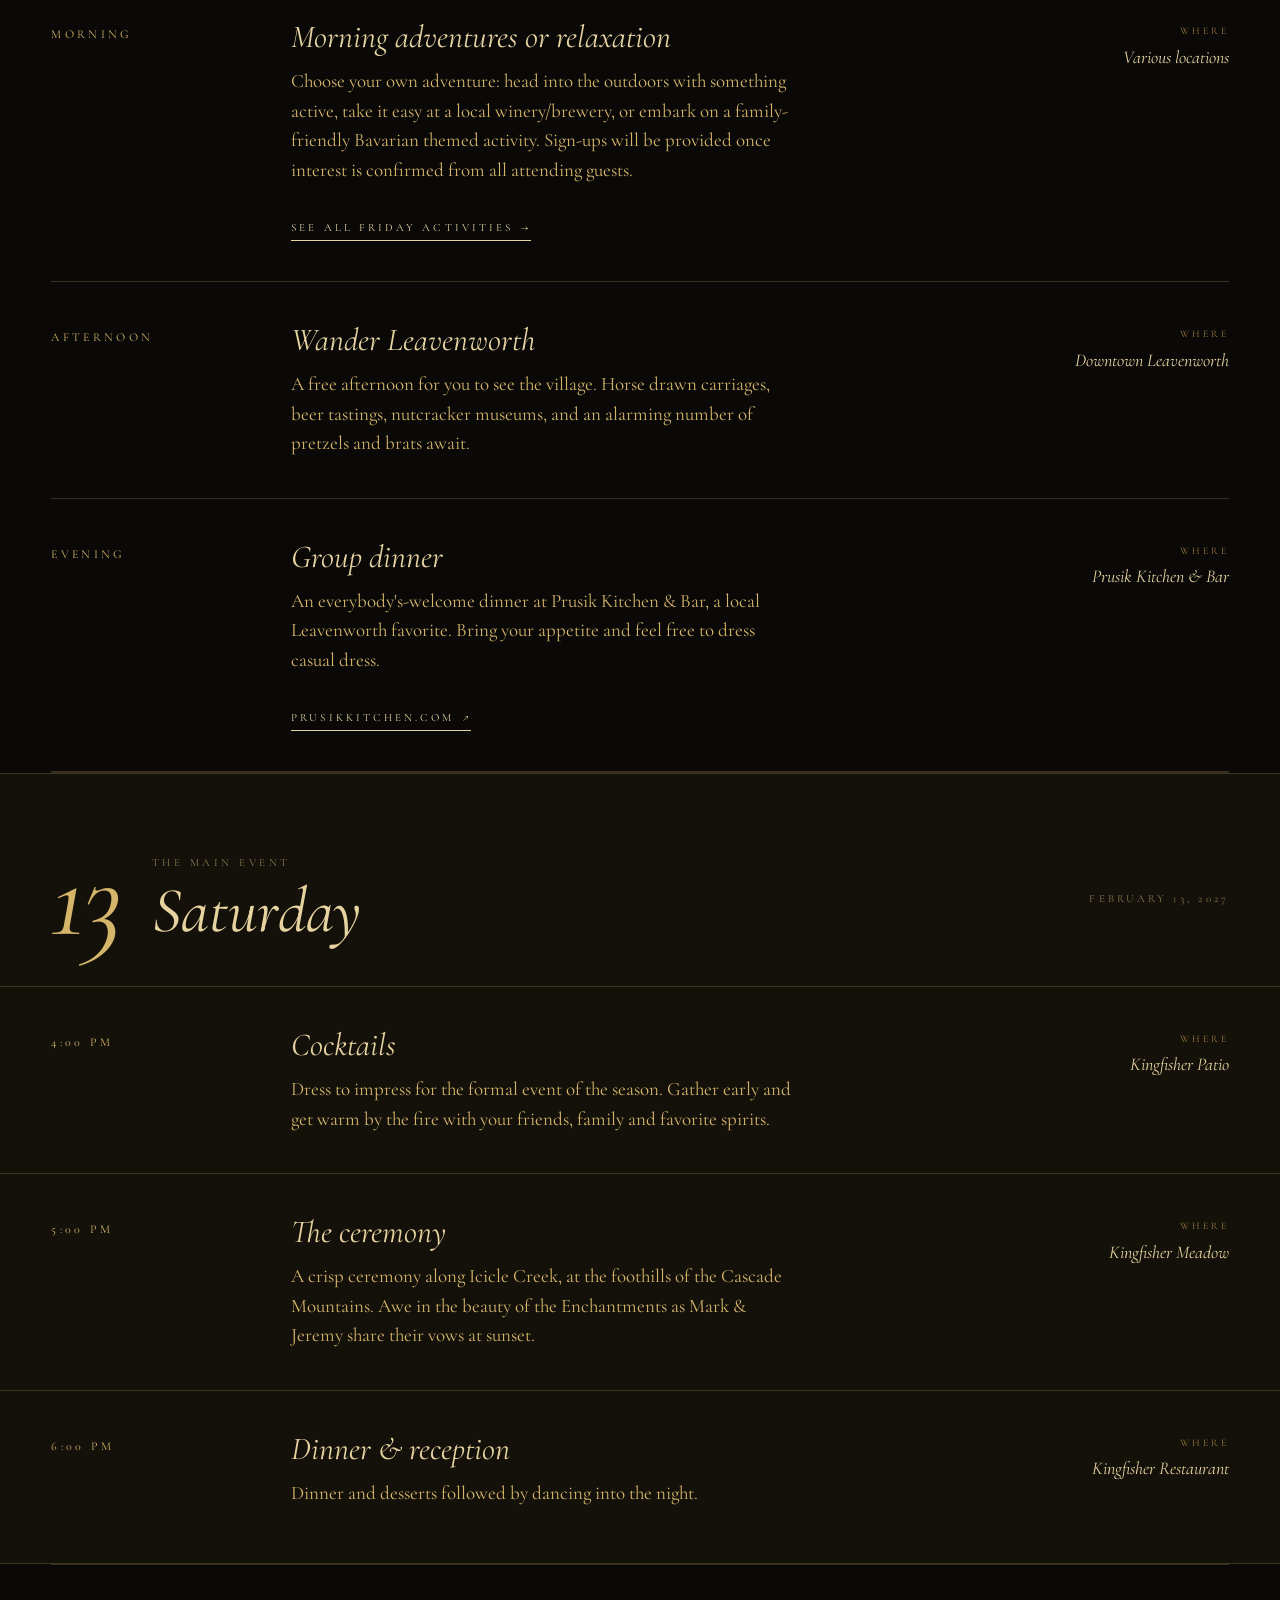
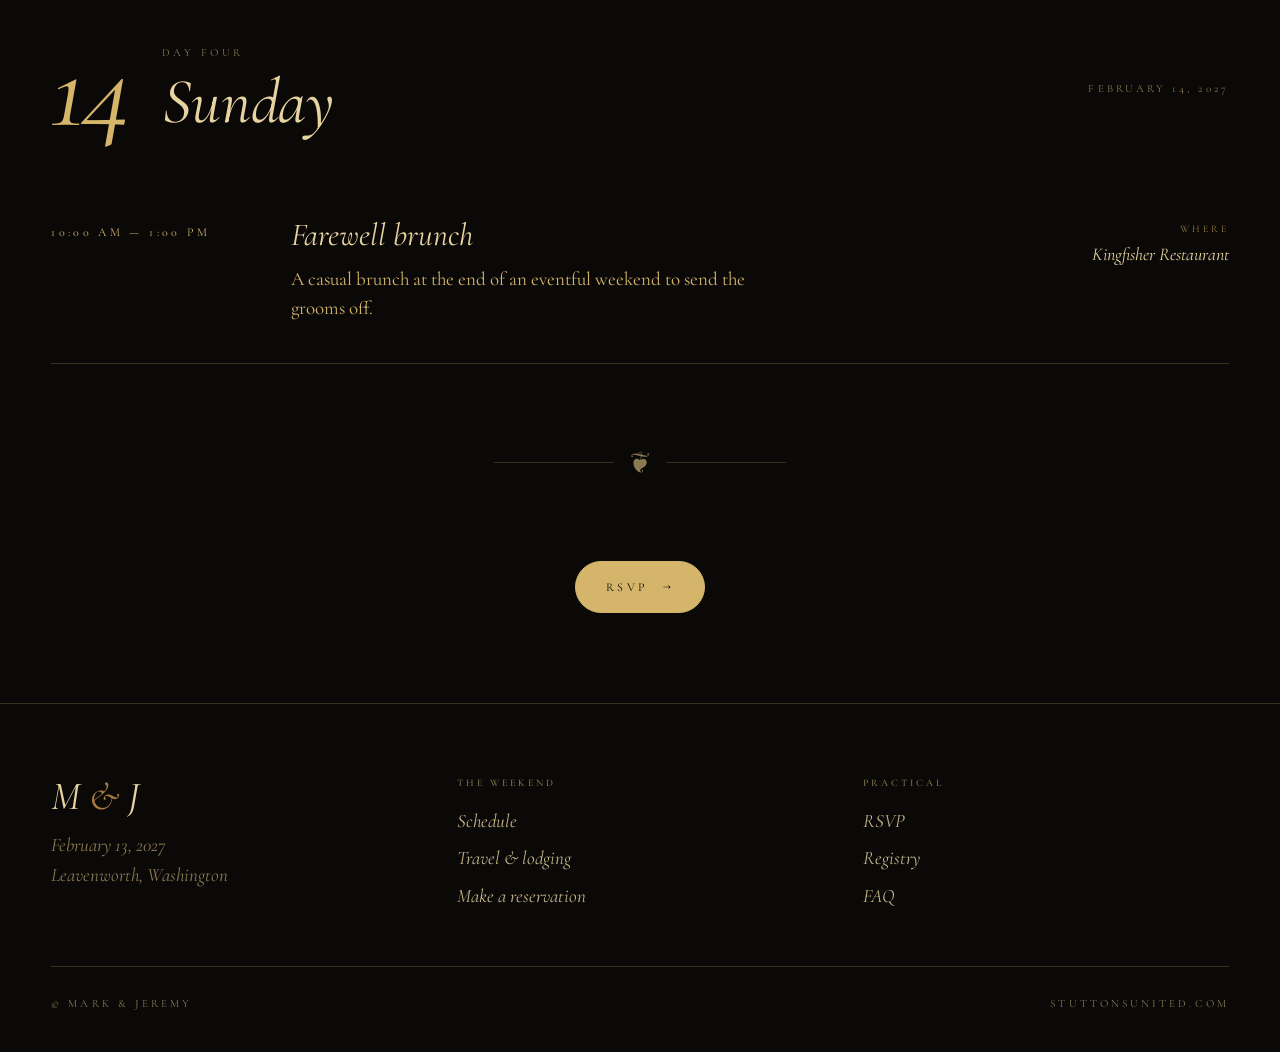
<file: schedule.html>
<!doctype html>
<html lang="en" data-palette="dusk" data-type="garamond-classic" data-hero="fullbleed" data-motion="rich">
<head>
  <meta charset="utf-8" />
  <meta name="viewport" content="width=device-width, initial-scale=1" />
  <title>Schedule — Mark &amp; Jeremy</title>
  <link rel="preconnect" href="https://fonts.googleapis.com" />
  <link rel="preconnect" href="https://fonts.gstatic.com" crossorigin />
  <link href="https://fonts.googleapis.com/css2?family=Cormorant+Garamond:ital,wght@0,300;0,400;0,500;0,600;1,300;1,400;1,500&family=EB+Garamond:ital,wght@0,400;0,500;1,400&family=Playfair+Display:ital,wght@0,400;0,500;1,400&family=Spectral:ital,wght@0,300;0,400;0,500;1,400&display=swap" rel="stylesheet" />
  <link rel="stylesheet" href="styles.css" />
</head>
<body data-screen-label="Schedule">

  <nav class="site-nav">
    <div class="nav-left">Mark &amp; Jeremy · 02.13.27</div>
    <a href="index.html" class="monogram" aria-label="Home">M <span style="color: rgb(166, 124, 64)">&amp;</span> J</a>
    <div class="nav-links">
      <a href="index.html">Home</a>
      <div class="nav-item has-sub">
        <a href="schedule.html" class="active">Schedule <span class="caret" aria-hidden="true">▾</span></a>
        <div class="nav-sub">
          <a href="activities.html">Friday Activities</a>
        </div>
      </div>
      <a href="travel.html">Travel</a>
      <a href="gallery.html">Photos</a>
      <a href="registry.html">Registry</a>
      <a href="faq.html">FAQ</a>
      <a href="rsvp.html">RSVP</a>
    </div>
  </nav>

  <header class="page-hero">
    <div class="eyebrow">February 11 – 14, 2027</div>
    <h1>The schedule</h1>
    <div class="lede">Four days of celebration at The Sleeping Lady.
Join us for as much or as little as you like.</div>
  </header>

  <section>
    <div class="wrap">
      <div class="schedule-list reveal">

        <!-- ============ THURSDAY ============ -->
        <div class="schedule-day">
          <header class="sd-head">
            <span class="sd-num">11</span>
            <div class="sd-stack">
              <span class="sd-eyebrow">Day one</span>
              <h2 class="sd-name italic">Thursday</h2>
            </div>
            <span class="sd-meta">February 11, 2027</span>
          </header>

          <div class="schedule-event">
            <div class="se-time">5:00 — 7:00 PM</div>
            <div>
              <div class="se-title italic">First bites</div>
              <p class="se-desc">Welcome appetizers and a glass of something warm in the Grotto. Come find us after you've dropped your bags. Light bites, signature drinks, casual dress, and as many introductions as we can wrangle.</p>
              <a class="se-more" href="https://www.sleepinglady.com/dining/the-grotto-bar" target="_blank" rel="noopener">The Grotto Bar ↗</a>
            </div>
            <div class="se-meta">
              <div class="se-where"><span class="k">Where</span>The Grotto, fireside</div>
            </div>
          </div>

          <div class="schedule-event">
            <div class="se-time">8:00 — 10:00 PM</div>
            <div>
              <div class="se-title italic">Poolside nightcap</div>
              <p class="se-desc">For those who pushed for a tropical destination wedding, slip out to the heated pool and hot tub. The bar will be open and we'll keep the conversations lively. Pajamas, swimsuits, and stargazers are all welcome to the late night pool party.</p>
            </div>
            <div class="se-meta">
              <div class="se-where"><span class="k">Where</span>The Pool, under the pines</div>
            </div>
          </div>
        </div>

        <!-- ============ FRIDAY ============ -->
        <div class="schedule-day">
          <header class="sd-head">
            <span class="sd-num">12</span>
            <div class="sd-stack">
              <span class="sd-eyebrow">Day two</span>
              <h2 class="sd-name italic">Friday</h2>
            </div>
            <span class="sd-meta">February 12, 2027</span>
          </header>

          <div class="schedule-event">
            <div class="se-time">MORNING</div>
            <div>
              <div class="se-title italic">Morning adventures or relaxation</div>
              <p class="se-desc">Choose your own adventure: head into the outdoors with something active, take it easy at a local winery/brewery, or embark on a family-friendly Bavarian themed activity. Sign-ups will be provided once interest is confirmed from all attending guests.</p>
              <a class="se-more" href="activities.html">See all Friday activities <span aria-hidden="true">→</span></a>
            </div>
            <div class="se-meta">
              <div class="se-where"><span class="k">Where</span>Various locations</div>
            </div>
          </div>

          <div class="schedule-event">
            <div class="se-time">AFTERNOON</div>
            <div>
              <div class="se-title italic">Wander Leavenworth</div>
              <p class="se-desc">A free afternoon for you to see the village. Horse drawn carriages, beer tastings, nutcracker museums, and an alarming number of pretzels and brats await.</p>
            </div>
            <div class="se-meta">
              <div class="se-where"><span class="k">Where</span>Downtown Leavenworth</div>
            </div>
          </div>

          <div class="schedule-event">
            <div class="se-time">EVENING</div>
            <div>
              <div class="se-title italic">Group dinner</div>
              <p class="se-desc">An everybody's-welcome dinner at Prusik Kitchen &amp; Bar, a local Leavenworth favorite. Bring your appetite and feel free to dress casual dress.</p>
              <a class="se-more" href="https://www.prusikkitchen.com/" target="_blank" rel="noopener">prusikkitchen.com <span aria-hidden="true">↗</span></a>
            </div>
            <div class="se-meta">
              <div class="se-where"><span class="k">Where</span>Prusik Kitchen &amp; Bar</div>
            </div>
          </div>
        </div>

        <!-- ============ SATURDAY ============ -->
        <div class="schedule-day schedule-day--feature">
          <header class="sd-head">
            <span class="sd-num">13</span>
            <div class="sd-stack">
              <span class="sd-eyebrow">The main event</span>
              <h2 class="sd-name italic">Saturday</h2>
            </div>
            <span class="sd-meta">February 13, 2027</span>
          </header>

          <div class="schedule-event">
            <div class="se-time">4:00 PM</div>
            <div>
              <div class="se-title italic">Cocktails</div>
              <p class="se-desc">Dress to impress for the formal event of the season. Gather early and get warm by the fire with your friends, family and favorite spirits.</p>
            </div>
            <div class="se-meta">
              <div class="se-where"><span class="k">Where</span>Kingfisher Patio</div>
            </div>
          </div>

          <div class="schedule-event">
            <div class="se-time">5:00 PM</div>
            <div>
              <div class="se-title italic">The ceremony</div>
              <p class="se-desc">A crisp ceremony along Icicle Creek, at the foothills of the Cascade Mountains. Awe in the beauty of the Enchantments as Mark &amp; Jeremy share their vows at sunset.</p>
            </div>
            <div class="se-meta">
              <div class="se-where"><span class="k">Where</span>Kingfisher Meadow</div>
            </div>
          </div>

          <div class="schedule-event">
            <div class="se-time">6:00 PM</div>
            <div>
              <div class="se-title italic">Dinner &amp; reception</div>
              <p class="se-desc">Dinner and desserts followed by dancing into the night.</p>
            </div>
            <div class="se-meta">
              <div class="se-where"><span class="k">Where</span>Kingfisher Restaurant</div>
            </div>
          </div>
        </div>

        <!-- ============ SUNDAY ============ -->
        <div class="schedule-day">
          <header class="sd-head">
            <span class="sd-num">14</span>
            <div class="sd-stack">
              <span class="sd-eyebrow">Day four</span>
              <h2 class="sd-name italic">Sunday</h2>
            </div>
            <span class="sd-meta">February 14, 2027</span>
          </header>

          <div class="schedule-event">
            <div class="se-time">10:00 AM — 1:00 PM</div>
            <div>
              <div class="se-title italic">Farewell brunch</div>
              <p class="se-desc">A casual brunch at the end of an eventful weekend to send the grooms off.</p>
            </div>
            <div class="se-meta">
              <div class="se-where"><span class="k">Where</span>Kingfisher Restaurant</div>
            </div>
          </div>
        </div>

      </div>

      <div class="divider-ornament">&#10086;</div>

      <div class="t-center">
        <a class="btn" href="rsvp.html">RSVP <span class="arrow">→</span></a>
      </div>
    </div>
  </section>

  <footer class="site-foot">
    <div class="foot-grid">
      <div>
        <div class="foot-mono">M&nbsp;<span style="color: rgb(166, 124, 64)">&amp;</span>&nbsp;J</div>
        <p style="margin-top:14px; font-style: italic; color: var(--mist);">February 13, 2027<br/>Leavenworth, Washington</p>
      </div>
      <div class="foot-col">
        <h5>The weekend</h5>
        <ul>
          <li><a href="schedule.html">Schedule</a></li>
          <li><a href="travel.html">Travel &amp; lodging</a></li>
          <li><a href="travel.html#reserve">Make a reservation</a></li>
        </ul>
      </div>
      <div class="foot-col">
        <h5>Practical</h5>
        <ul>
          <li><a href="rsvp.html">RSVP</a></li>
          <li><a href="registry.html">Registry</a></li>
          <li><a href="faq.html">FAQ</a></li>
        </ul>
      </div>
    </div>
    <div class="foot-bottom">
      <span>© Mark &amp; Jeremy</span>
      <span>stuttonsunited.com</span>
    </div>
  </footer>

  <script src="site.js"></script>
</body>
</html>
</file>
<file: styles.css>
/* ============================================
   Stuttons United — shared stylesheet
   Mark & Jeremy · Feb 13, 2027 · Leavenworth, WA
   ============================================ */

:root {
  /* palette tokens — palette "alpine" (default) */
  --bg: #f7f4ef;
  --bg-soft: #efeae0;
  --ink: #1c2530;
  --slate: #3a4a5c;
  --mist: #9aa5b1;
  --sand: #d8c4a8;
  --accent: #3a4a5c;
  --rule: rgba(28, 37, 48, 0.18);
  --paper-shadow: 0 1px 0 rgba(28, 37, 48, 0.04), 0 24px 60px -20px rgba(28, 37, 48, 0.18);

  /* type families */
  --serif: "Cormorant Garamond", "EB Garamond", Georgia, "Times New Roman", serif;
  --serif-display: "Cormorant Garamond", "EB Garamond", Georgia, "Times New Roman", serif;
  --label: "Cormorant Garamond", Georgia, serif;

  /* motion */
  --snowfall-opacity: 0.55;
  --parallax-strength: 1;

  /* scale */
  --gutter: clamp(20px, 4vw, 56px);
  --max: 1320px;
}

/* palette variants */
:root[data-palette="evergreen"] {
  --bg: #eee8dc;
  --bg-soft: #e3dccd;
  --ink: #1a241c;
  --slate: #2b3a2a;
  --mist: #8a9483;
  --sand: #c89b7d;
  --accent: #2b3a2a;
  --rule: rgba(26, 36, 28, 0.2);
}
:root[data-palette="dusk"] {
  /* Black & gold — matched to the invitation foil */
  --bg: #0a0908;
  --bg-soft: #14110a;
  --ink: #e6d3a0;        /* warm champagne — primary text */
  --slate: #d4b56a;      /* foil gold — headings & accents */
  --mist: #8a7a52;       /* muted gold — secondary text */
  --sand: #f0dba8;       /* highlight gold */
  --accent: #d4b56a;
  --rule: rgba(212, 181, 106, 0.22);
  --paper-shadow: 0 1px 0 rgba(212,181,106,0.05), 0 24px 60px -20px rgba(0,0,0,0.7);
}
/* Dusk overrides — components that hard-code dark surfaces must stay dark */
:root[data-palette="dusk"] .hero,
:root[data-palette="dusk"] .cta-banner {
  background: #000;
  color: var(--ink);
}
:root[data-palette="dusk"] .hero h1,
:root[data-palette="dusk"] .hero .hero-monogram,
:root[data-palette="dusk"] .cta-banner h2 {
  color: var(--ink);
}
:root[data-palette="dusk"] .site-nav.over-hero,
:root[data-palette="dusk"] .site-nav.over-hero a {
  color: var(--ink);
}
:root[data-palette="dusk"] .btn {
  background: var(--slate);
  color: #0a0908;
  border-color: var(--slate);
}
:root[data-palette="dusk"] .btn:hover { background: var(--sand); border-color: var(--sand); }
:root[data-palette="dusk"] .btn-light {
  background: var(--ink);
  color: #0a0908;
  border-color: var(--ink);
}
:root[data-palette="dusk"] .btn-ghost {
  background: transparent;
  color: var(--ink);
  border-color: var(--ink);
}
:root[data-palette="dusk"] .btn-ghost:hover { background: var(--ink); color: #0a0908; }
:root[data-palette="dusk"] .cta-banner .btn { background: var(--slate); color: #0a0908; border-color: var(--slate); }
:root[data-palette="dusk"] .cta-banner .btn:hover { background: var(--sand); border-color: var(--sand); }

/* gold-tinted accents in Dusk */
:root[data-palette="dusk"] .couple-text p:first-of-type::first-letter { color: var(--slate); }
:root[data-palette="dusk"] .activity:hover { background: rgba(212, 181, 106, 0.06); }
:root[data-palette="dusk"] .weekend-day .day-num,
:root[data-palette="dusk"] .schedule-event .se-time .day,
:root[data-palette="dusk"] .activity .a-num { color: var(--slate); }
:root[data-palette="dusk"] .registry-card { background: var(--bg-soft); }
:root[data-palette="dusk"] .registry-card .glyph { border-color: var(--slate); color: var(--slate); }
:root[data-palette="dusk"] .travel-card .num,
:root[data-palette="dusk"] .couple-text .name-block .amp { color: var(--slate); }
:root[data-palette="dusk"] .rsvp-card { background: var(--bg-soft); }

/* Dusk: form choice cards — solid surface, no see-through to snowfall */
:root[data-palette="dusk"] .choice {
  background: #1c1810;
  border-color: rgba(212, 181, 106, 0.3);
  color: var(--ink);
}
:root[data-palette="dusk"] .choice:hover {
  background: #2a2316;
  border-color: var(--slate);
}
:root[data-palette="dusk"] .choice .csub {
  opacity: 0.7;
}
:root[data-palette="dusk"] .choice.selected,
:root[data-palette="dusk"] .event-check.checked .box {
  background: var(--slate);
  border-color: var(--slate);
  color: #0a0908;
}
:root[data-palette="dusk"] .choice.selected:hover {
  background: var(--sand);
  border-color: var(--sand);
}
:root[data-palette="dusk"] .choice.selected .csub {
  opacity: 0.75;
  color: #0a0908;
}
:root[data-palette="dusk"] .event-check.checked .box::after {
  border-color: #0a0908;
}
:root[data-palette="dusk"] .rsvp-progress .step.done .pip,
:root[data-palette="dusk"] .rsvp-progress .step.done + .connector {
  background: var(--slate);
  border-color: var(--slate);
  color: #0a0908;
}
:root[data-palette="dusk"] .confirmation .seal { color: var(--ink); }
:root[data-palette="dusk"] .confirmation .seal .amp { color: var(--slate); }
:root[data-palette="dusk"] .field input:focus,
:root[data-palette="dusk"] .field textarea:focus { border-color: var(--slate); }
:root[data-palette="dusk"] .faq-item summary:hover { color: var(--sand); }
:root[data-palette="dusk"] .countdown-unit .num { color: var(--ink); }
:root[data-palette="dusk"] .hero-strip,
:root[data-palette="dusk"] .hero-strip .countdown-unit .lbl,
:root[data-palette="dusk"] .hero-strip .countdown-label,
:root[data-palette="dusk"] .hero-strip .cta .note {
  color: var(--ink);
}
:root[data-palette="bone"] {
  --bg: #fafaf7;
  --bg-soft: #f1eee4;
  --ink: #1a1a1a;
  --slate: #2a2a2a;
  --mist: #8a8275;
  --sand: #c4a87a;
  --accent: #2a2a2a;
  --rule: rgba(26, 26, 26, 0.16);
}

/* type variants */
:root[data-type="garamond-classic"] {
  --serif: "Cormorant Garamond", Georgia, serif;
  --serif-display: "Cormorant Garamond", Georgia, serif;
  --label: "Cormorant Garamond", Georgia, serif;
}
:root[data-type="playfair-editorial"] {
  --serif: "EB Garamond", Georgia, serif;
  --serif-display: "Playfair Display", "Cormorant Garamond", Georgia, serif;
  --label: "EB Garamond", Georgia, serif;
}
:root[data-type="fraunces-modern"] {
  --serif: "Spectral", Georgia, serif;
  --serif-display: "Spectral", Georgia, serif;
  --label: "Spectral", Georgia, serif;
}

/* ============ reset / base ============ */
*, *::before, *::after { box-sizing: border-box; }
html, body { margin: 0; padding: 0; }
html { scroll-behavior: smooth; }

body {
  font-family: var(--serif);
  font-weight: 400;
  font-size: 19px;
  line-height: 1.55;
  color: var(--ink);
  background: var(--bg);
  -webkit-font-smoothing: antialiased;
  text-rendering: optimizeLegibility;
  overflow-x: hidden;
  transition: background 600ms ease, color 600ms ease;
}

img { max-width: 100%; display: block; }
a { color: inherit; }
button { font: inherit; }

/* ============ layout primitives ============ */
.wrap {
  width: 100%;
  max-width: var(--max);
  margin: 0 auto;
  padding-inline: var(--gutter);
}
.wrap-narrow {
  width: 100%;
  max-width: 880px;
  margin: 0 auto;
  padding-inline: var(--gutter);
}

.rule {
  border: 0;
  border-top: 1px solid var(--rule);
  margin: 0;
}

.eyebrow {
  font-family: var(--label);
  font-size: 12px;
  font-weight: 500;
  letter-spacing: 0.32em;
  text-transform: uppercase;
  color: var(--slate);
  display: inline-flex;
  align-items: center;
  gap: 14px;
}
.eyebrow::before, .eyebrow::after {
  content: "";
  display: inline-block;
  width: 28px;
  height: 1px;
  background: currentColor;
  opacity: 0.5;
}
.eyebrow.single::before { display: none; }

h1, h2, h3, h4 {
  font-family: var(--serif-display);
  font-weight: 400;
  color: var(--ink);
  letter-spacing: -0.005em;
  text-wrap: balance;
  margin: 0;
}
h1 { font-size: clamp(48px, 8vw, 124px); line-height: 0.96; }
h2 { font-size: clamp(36px, 5.2vw, 72px); line-height: 1.02; }
h3 { font-size: clamp(24px, 2.6vw, 36px); line-height: 1.15; }
h4 { font-size: 22px; line-height: 1.25; }

.italic { font-style: italic; }
.amp { font-style: italic; font-weight: 300; }

p { margin: 0 0 1em; text-wrap: pretty; }
p:last-child { margin-bottom: 0; }

/* ============ site chrome ============ */
.site-nav {
  position: relative;
  z-index: 50;
  padding: 28px var(--gutter);
  display: grid;
  grid-template-columns: 1fr auto 1fr;
  align-items: center;
  gap: 24px;
}
.site-nav.over-hero {
  position: absolute;
  top: 0;
  left: 0;
  right: 0;
  color: var(--bg);
}
.site-nav.over-hero a { color: var(--bg); }
.site-nav .monogram {
  grid-column: 2;
  font-family: var(--serif-display);
  font-style: italic;
  font-size: 28px;
  letter-spacing: 0.02em;
  text-decoration: none;
  color: inherit;
  white-space: nowrap;
}
.site-nav .nav-links {
  grid-column: 3;
  display: flex;
  gap: 28px;
  justify-content: flex-end;
  align-items: center;
}
.site-nav .nav-links a {
  font-family: var(--label);
  font-size: 12px;
  letter-spacing: 0.24em;
  text-transform: uppercase;
  text-decoration: none;
  position: relative;
  padding: 4px 0;
  transition: opacity 200ms ease;
  opacity: 0.85;
}
.site-nav .nav-links a:hover { opacity: 1; }
.site-nav .nav-links a.active::after {
  content: "";
  position: absolute;
  left: 50%;
  bottom: -6px;
  transform: translateX(-50%);
  width: 4px;
  height: 4px;
  border-radius: 50%;
  background: currentColor;
}

/* Dropdown */
.site-nav .nav-links .nav-item {
  position: relative;
  display: inline-flex;
  align-items: center;
  line-height: 1;
}
.site-nav .nav-links .nav-item > a {
  display: inline-flex;
  align-items: center;
  line-height: 1;
}
.site-nav .nav-links .nav-item > a .caret {
  display: inline-block;
  margin-left: 6px;
  font-size: 9px;
  transform: translateY(-1px);
  transition: transform 200ms ease;
  opacity: 0.7;
}
.site-nav .nav-links .nav-item:hover > a .caret,
.site-nav .nav-links .nav-item:focus-within > a .caret {
  transform: translateY(-1px) rotate(180deg);
}
.site-nav .nav-sub {
  position: absolute;
  top: 100%;
  left: 50%;
  transform: translateX(-50%) translateY(-6px);
  background: var(--bg);
  border: 1px solid var(--rule);
  box-shadow: var(--paper-shadow);
  padding: 8px 0;
  margin-top: 12px;
  min-width: 200px;
  opacity: 0;
  pointer-events: none;
  transition: opacity 200ms ease, transform 200ms ease;
  z-index: 60;
}
/* Invisible bridge spans the 12px gap so hover doesn't break */
.site-nav .nav-sub::before {
  content: "";
  position: absolute;
  top: -12px;
  left: 0;
  right: 0;
  height: 12px;
}
.site-nav .nav-links .nav-item:hover .nav-sub,
.site-nav .nav-links .nav-item:focus-within .nav-sub {
  opacity: 1;
  pointer-events: auto;
  transform: translateX(-50%) translateY(0);
}
.site-nav .nav-sub a {
  display: block;
  padding: 10px 22px;
  font-family: var(--label);
  font-size: 11px;
  letter-spacing: 0.24em;
  text-transform: uppercase;
  color: var(--ink);
  text-decoration: none;
  white-space: nowrap;
  transition: background 160ms ease;
  position: static;
}
.site-nav .nav-sub a:hover {
  background: var(--bg-soft);
}
.site-nav .nav-sub a.active::after {
  content: "·";
  display: inline-block;
  margin-left: 8px;
  color: var(--accent);
  position: static;
  transform: none;
  width: auto;
  height: auto;
  background: transparent;
}

/* Over-hero nav: white sub-panel still on dark hero */
.site-nav.over-hero .nav-sub {
  background: rgba(15, 20, 25, 0.92);
  backdrop-filter: blur(8px);
  border-color: rgba(255,255,255,0.15);
}
.site-nav.over-hero .nav-sub a { color: var(--bg); }
.site-nav.over-hero .nav-sub a:hover { background: rgba(255,255,255,0.08); }

/* Dusk overrides for dropdown */
:root[data-palette="dusk"] .site-nav .nav-sub {
  background: #14110a;
  border-color: rgba(212, 181, 106, 0.3);
}
:root[data-palette="dusk"] .site-nav .nav-sub a:hover {
  background: rgba(212, 181, 106, 0.08);
}

@media (max-width: 760px) {
  .site-nav .nav-sub {
    position: static;
    transform: none;
    opacity: 1;
    pointer-events: auto;
    box-shadow: none;
    border: 0;
    background: transparent;
    padding: 4px 0 8px 16px;
    min-width: 0;
  }
  .site-nav .nav-sub a {
    padding: 4px 0;
  }
  .site-nav .nav-links .nav-item > a .caret { display: none; }
}
.site-nav .nav-left {
  grid-column: 1;
  font-family: var(--label);
  font-size: 12px;
  letter-spacing: 0.24em;
  text-transform: uppercase;
  opacity: 0.85;
}

@media (max-width: 760px) {
  .site-nav {
    grid-template-columns: 1fr auto;
    gap: 16px;
  }
  .site-nav .nav-left { display: none; }
  .site-nav .monogram { grid-column: 1; justify-self: start; }
  .site-nav .nav-links {
    grid-column: 2;
    gap: 18px;
    flex-wrap: wrap;
  }
}

/* ============ buttons ============ */
.btn {
  display: inline-flex;
  align-items: center;
  gap: 14px;
  padding: 16px 30px;
  font-family: var(--label);
  font-size: 12px;
  letter-spacing: 0.28em;
  text-transform: uppercase;
  text-decoration: none;
  background: var(--ink);
  color: var(--bg);
  border: 1px solid var(--ink);
  border-radius: 999px;
  cursor: pointer;
  transition: transform 240ms ease, background 240ms ease, color 240ms ease;
}
.btn:hover { transform: translateY(-1px); }
.btn-ghost {
  background: transparent;
  color: var(--ink);
}
.btn-ghost:hover { background: var(--ink); color: var(--bg); }
.btn-light {
  background: var(--bg);
  color: var(--ink);
  border-color: var(--bg);
}
.btn .arrow { display: inline-block; transform: translateY(-1px); }

/* ============ hero ============ */
.hero {
  position: relative;
  min-height: 100vh;
  width: 100%;
  display: flex;
  flex-direction: column;
  background: var(--ink);
  color: var(--bg);
  overflow: hidden;
  isolation: isolate;
}

/* hero-band: a fixed-height image band, not a full viewport hero */
.hero-band {
  min-height: unset;
  height: clamp(420px, 62vh, 640px);
  justify-content: center;
}
.hero-bg {
  position: absolute;
  inset: 0;
  z-index: 0;
  will-change: transform;
}
.hero-bg image-slot {
  width: 100%;
  height: 100%;
}
.hero-bg::after {
  content: "";
  position: absolute;
  inset: 0;
  background:
    linear-gradient(180deg, rgba(15, 20, 25, 0.35) 0%, rgba(15, 20, 25, 0.05) 30%, rgba(15, 20, 25, 0.55) 100%);
  pointer-events: none;
}

/* Slide system — stacked hero-bgs that crossfade */
.hero-slide {
  opacity: 0;
  transition: opacity 900ms ease;
}
.hero-slide.active { opacity: 1; }

/* Slide dots */
.hero-dots {
  position: absolute;
  bottom: 24px;
  right: 28px;
  display: flex;
  gap: 10px;
  z-index: 3;
}
.hero-dot {
  width: 10px;
  height: 10px;
  border-radius: 50%;
  border: 1px solid rgba(230, 211, 160, 0.7);
  background: transparent;
  cursor: pointer;
  padding: 0;
  transition: all 240ms ease;
}
.hero-dot:hover { border-color: rgb(230, 211, 160); transform: scale(1.15); }
.hero-dot.active {
  background: rgb(212, 181, 106);
  border-color: rgb(212, 181, 106);
}
@media (max-width: 640px) {
  .hero-dots { bottom: 14px; right: 16px; }
}
.hero-content {
  position: relative;
  z-index: 2;
  flex: 1;
  display: flex;
  flex-direction: column;
  justify-content: center;
  align-items: center;
  text-align: center;
  padding: clamp(120px, 16vh, 180px) var(--gutter) 32px;
}
.hero-monogram {
  font-family: var(--serif-display);
  font-style: italic;
  font-size: clamp(56px, 7vw, 96px);
  line-height: 1;
  color: var(--bg);
  margin-bottom: 32px;
  opacity: 0.95;
}
.hero h1 {
  color: var(--bg);
  font-style: italic;
  font-weight: 300;
  margin-bottom: 28px;
  width: 100%;
  text-align: center;
  text-wrap: nowrap;
  text-shadow:
    0 1px 0 rgba(0, 0, 0, 0.15),
    0 2px 24px rgba(0, 0, 0, 0.45),
    0 0 60px rgba(0, 0, 0, 0.3);
}
.hero .hero-monogram {
  text-shadow:
    0 1px 0 rgba(0, 0, 0, 0.15),
    0 2px 24px rgba(0, 0, 0, 0.45);
}
.hero .hero-meta {
  text-shadow: 0 1px 12px rgba(0, 0, 0, 0.5);
}
.hero h1 .amp { font-weight: 200; }
.hero .hero-meta {
  display: flex;
  flex-direction: column;
  gap: 6px;
  align-items: center;
  margin-top: 8px;
}
.hero .hero-meta .date {
  font-family: var(--label);
  font-size: 12px;
  letter-spacing: 0.4em;
  text-transform: uppercase;
}
.hero .hero-meta .place {
  font-family: var(--serif-display);
  font-style: italic;
  font-size: 20px;
}

/* hero bottom strip — countdown + cta */
.hero-strip {
  position: relative;
  z-index: 2;
  display: grid;
  grid-template-columns: 1fr auto 1fr;
  align-items: center;
  gap: 32px;
  padding: 36px var(--gutter) 40px;
  color: var(--bg);
}
.hero-strip .countdown-block {
  justify-self: start;
  display: flex;
  flex-direction: column;
  gap: 14px;
}
.hero-strip .countdown-label {
  font-family: var(--label);
  font-size: 11px;
  font-weight: 500;
  letter-spacing: 0.32em;
  text-transform: uppercase;
  opacity: 0.85;
  display: inline-flex;
  align-items: center;
  gap: 14px;
}
.hero-strip .countdown-label em {
  font-family: var(--serif-display);
  font-style: italic;
  font-size: 15px;
  letter-spacing: 0;
  text-transform: none;
  margin-left: 2px;
}
.hero-strip .countdown-label::before {
  content: "";
  display: inline-block;
  width: 28px;
  height: 1px;
  background: currentColor;
  opacity: 0.5;
}
.hero-strip .countdown {
  display: flex;
  gap: 28px;
}
.hero-strip .countdown-unit {
  text-align: center;
  min-width: 72px;
}
.hero-strip .countdown-unit .num {
  font-family: var(--serif-display);
  font-size: 44px;
  line-height: 1;
  display: block;
  font-variant-numeric: tabular-nums;
}
.hero-strip .countdown-unit .lbl {
  font-family: var(--label);
  font-size: 10px;
  letter-spacing: 0.32em;
  text-transform: uppercase;
  opacity: 0.7;
  margin-top: 10px;
  display: block;
}
.hero-strip .center-rule {
  width: 1px;
  height: 60px;
  background: currentColor;
  opacity: 0.3;
  display: none;
}
.hero-strip .cta {
  justify-self: end;
  display: flex;
  align-items: center;
  gap: 20px;
}
.hero-strip .cta .note {
  font-family: var(--label);
  font-size: 11px;
  letter-spacing: 0.28em;
  text-transform: uppercase;
  opacity: 0.7;
}

@media (max-width: 880px) {
  .hero-strip {
    grid-template-columns: 1fr;
    text-align: center;
  }
  .hero-strip .countdown-block { justify-self: center; align-items: center; }
  .hero-strip .countdown-label::before { display: none; }
  .hero-strip .countdown { justify-self: center; gap: 14px; }
  .hero-strip .countdown-unit { min-width: 56px; }
  .hero-strip .countdown-unit .num { font-size: 32px; }
  .hero-strip .cta { justify-self: center; flex-direction: column; gap: 10px; }
}

/* Countdown strip rendered OUTSIDE the hero (.outside variant) */
.hero-strip.outside {
  position: relative;
  z-index: 1;
  background: var(--bg);
  color: var(--ink);
  padding: clamp(36px, 6vh, 56px) 0;
  border-bottom: 1px solid var(--rule);
  display: block;
}
.hero-strip.outside .wrap {
  display: grid;
  grid-template-columns: 1fr auto;
  align-items: center;
  gap: 32px;
}
.hero-strip.outside .countdown-unit .num { color: var(--ink); }
.hero-strip.outside .countdown-unit .lbl { color: var(--slate); opacity: 1; }
.hero-strip.outside .countdown-label { color: var(--slate); }
.hero-strip.outside .cta .note { color: var(--slate); opacity: 1; }
@media (max-width: 880px) {
  .hero-strip.outside .wrap {
    grid-template-columns: 1fr;
    text-align: center;
    gap: 24px;
    justify-items: center;
  }
}

/* Hero content padding override when hero is a band (shorter, image only behind names) */
.hero-band .hero-content {
  padding: clamp(40px, 6vh, 72px) var(--gutter);
}
.hero-band .hero-bg::after {
  background:
    radial-gradient(ellipse at 50% 65%, rgba(0,0,0,0.55) 0%, rgba(0,0,0,0.25) 45%, rgba(0,0,0,0.55) 100%),
    linear-gradient(180deg, rgba(0,0,0,0.35) 0%, rgba(0,0,0,0.15) 35%, rgba(0,0,0,0.65) 100%);
}

/* ============ hero variants ============ */
.hero[data-hero="split"] {
  flex-direction: row;
  min-height: 100vh;
}
.hero[data-hero="split"] .hero-bg {
  position: relative;
  flex: 1;
  inset: auto;
}
.hero[data-hero="split"] .hero-content {
  flex: 0 0 46%;
  background: var(--bg);
  color: var(--ink);
  align-items: flex-start;
  text-align: left;
  padding: var(--gutter);
  justify-content: center;
}
.hero[data-hero="split"] .hero-monogram,
.hero[data-hero="split"] h1 { color: var(--ink); }
.hero[data-hero="split"] .hero-strip { display: none; }
.hero[data-hero="split"] .hero-bg::after { display: none; }
.hero[data-hero="split"] .hero-side-strip {
  display: block;
  margin-top: 40px;
}
@media (max-width: 880px) {
  .hero[data-hero="split"] {
    flex-direction: column;
  }
  .hero[data-hero="split"] .hero-bg { min-height: 50vh; }
}

.hero[data-hero="centered"] .hero-monogram { font-size: clamp(72px, 12vw, 160px); }
.hero[data-hero="centered"] h1 { font-size: clamp(36px, 4.6vw, 64px); }

/* ============ sections ============ */
section { padding: clamp(72px, 10vh, 140px) 0; position: relative; }
.section-head {
  display: grid;
  grid-template-columns: 1fr 2fr;
  gap: clamp(24px, 6vw, 96px);
  margin-bottom: clamp(48px, 8vw, 96px);
  align-items: end;
}
.section-head .lede {
  font-family: var(--serif-display);
  font-style: italic;
  font-weight: 300;
  font-size: clamp(28px, 3vw, 44px);
  line-height: 1.18;
  color: var(--ink);
}
.section-head .eyebrow-block {
  display: flex;
  flex-direction: column;
  gap: 16px;
}
@media (max-width: 760px) {
  .section-head { grid-template-columns: 1fr; }
}

/* weekend at a glance */
.weekend {
  background: var(--bg-soft);
}
.weekend-overview {
  display: block;
  padding: 0 0 32px;
  margin-bottom: clamp(40px, 6vw, 64px);
}
.weekend-overview .wo-body {
  max-width: none;
}
.weekend-overview .wo-label {
  font-family: var(--label);
  font-size: 11px;
  letter-spacing: 0.32em;
  text-transform: uppercase;
  color: var(--slate);
}
.weekend-overview .wo-body {
  font-family: var(--serif-display);
  font-size: clamp(20px, 1.8vw, 26px);
  line-height: 1.4;
  color: var(--ink);
}
.weekend-overview .wo-body em {
  color: var(--slate);
}
.weekend-overview .wo-link {
  font-family: var(--label);
  font-size: 11px;
  letter-spacing: 0.28em;
  text-transform: uppercase;
  text-decoration: none;
  color: var(--ink);
  border-bottom: 1px solid currentColor;
  padding-bottom: 4px;
  white-space: nowrap;
  transition: color 200ms;
}
.weekend-overview .wo-link:hover { color: var(--accent); }
@media (max-width: 880px) {
  .weekend-overview {
    grid-template-columns: 1fr;
    gap: 14px;
  }
  .weekend-overview .wo-link { justify-self: start; }
}
.weekend-grid {
  display: grid;
  grid-template-columns: repeat(4, 1fr);
  gap: 0;
  border-top: 1px solid var(--rule);
  border-bottom: 1px solid var(--rule);
}
.weekend-day {
  padding: 40px 28px 44px;
  border-right: 1px solid var(--rule);
  display: flex;
  flex-direction: column;
  gap: 20px;
  position: relative;
  min-height: 320px;
}
.weekend-day:last-child { border-right: 0; }
.weekend-day .day-num {
  font-family: var(--serif-display);
  font-size: 64px;
  line-height: 1;
  font-style: italic;
  color: var(--slate);
}
.weekend-day .day-name {
  font-family: var(--label);
  font-size: 12px;
  letter-spacing: 0.28em;
  text-transform: uppercase;
  color: var(--slate);
}
.weekend-day .day-title {
  font-family: var(--serif-display);
  font-size: 26px;
  font-style: italic;
  line-height: 1.15;
  color: var(--ink);
}
.weekend-day .day-desc {
  font-size: 16px;
  color: var(--slate);
  line-height: 1.5;
}
.weekend-day .day-time {
  font-family: var(--serif-display);
  font-style: italic;
  font-size: 16px;
  letter-spacing: 0;
  text-transform: none;
  color: var(--mist);
  margin-top: auto;
}
@media (max-width: 980px) {
  .weekend-grid { grid-template-columns: repeat(2, 1fr); }
  .weekend-day:nth-child(2n) { border-right: 0; }
  .weekend-day:nth-child(-n+2) { border-bottom: 1px solid var(--rule); }
}
@media (max-width: 560px) {
  .weekend-grid { grid-template-columns: 1fr; }
  .weekend-day { border-right: 0; border-bottom: 1px solid var(--rule); }
  .weekend-day:last-child { border-bottom: 0; }
}

/* meet the couple */
.couple {
  background: var(--bg);
}
.couple-layout {
  display: grid;
  grid-template-columns: 0.8fr 1.2fr;
  gap: clamp(40px, 5vw, 72px);
  align-items: start;
}
.couple-portrait {
  position: relative;
}
.couple-portrait image-slot {
  width: 100%;
  aspect-ratio: 4 / 5;
}
.couple-portrait .caption {
  font-family: var(--label);
  font-size: 11px;
  letter-spacing: 0.28em;
  text-transform: uppercase;
  color: var(--mist);
  margin-top: 16px;
  text-align: center;
}
.couple .section-head {
  margin-bottom: clamp(24px, 3vw, 40px);
}
.couple-text {
  padding-top: 0;
}
.couple-text .name-block,
.couple-name {
  font-family: var(--serif-display);
  font-style: italic;
  font-size: clamp(40px, 5vw, 64px);
  line-height: 1;
  margin-bottom: 32px;
  white-space: nowrap;
}
.couple-name .amp {
  color: rgb(166, 124, 64) !important;
}
.couple-text .name-block .amp,
.couple-name .amp {
  display: inline;
  font-size: 0.75em;
  color: var(--sand);
  margin: 0 0.2em;
}
.couple-text p {
  font-size: 19px;
  line-height: 1.65;
  margin-bottom: 2em;
  max-width: none;
}
.couple-text p:first-of-type::first-letter {
  font-family: var(--serif-display);
  font-style: italic;
  font-size: 4em;
  float: left;
  line-height: 0.85;
  padding: 6px 12px 0 0;
  color: var(--slate);
}
.couple-meta {
  display: grid;
  grid-template-columns: 1fr 1fr;
  gap: 24px;
  margin-top: 40px;
  padding-top: 32px;
  border-top: 1px solid var(--rule);
}
.couple-meta .meta-cell {
  display: flex;
  flex-direction: column;
  gap: 6px;
}
.couple-meta .meta-cell .k {
  font-family: var(--label);
  font-size: 10px;
  letter-spacing: 0.3em;
  text-transform: uppercase;
  color: var(--mist);
}
.couple-meta .meta-cell .v {
  font-family: var(--serif-display);
  font-style: italic;
  font-size: 22px;
  color: var(--ink);
}
@media (max-width: 880px) {
  .couple-layout { grid-template-columns: 1fr; }
  .couple-text p:first-of-type::first-letter { font-size: 3em; }
}

/* activities */
.activities {
  background: var(--bg-soft);
  position: relative;
}
.activities-list {
  display: grid;
  grid-template-columns: 1fr;
  gap: 0;
}
.activity {
  display: grid;
  grid-template-columns: 80px 1.4fr 2fr 1fr;
  gap: 32px;
  align-items: center;
  padding: 32px 0;
  border-bottom: 1px solid var(--rule);
  transition: background 240ms ease, padding 240ms ease;
  cursor: default;
}
.activity:hover { background: rgba(216, 196, 168, 0.15); padding-inline: 16px; }
.activity:first-child { border-top: 1px solid var(--rule); }
.activity .a-num {
  font-family: var(--serif-display);
  font-style: italic;
  font-size: 28px;
  color: var(--mist);
}
.activity .a-name {
  font-family: var(--serif-display);
  font-style: italic;
  font-size: clamp(22px, 2vw, 30px);
  color: var(--ink);
  line-height: 1.1;
}
.activity .a-desc {
  font-size: 15px;
  color: var(--slate);
  line-height: 1.5;
}
.activity .a-tag {
  font-family: var(--label);
  font-size: 11px;
  letter-spacing: 0.24em;
  text-transform: uppercase;
  color: var(--slate);
  justify-self: end;
  display: flex;
  align-items: center;
  gap: 10px;
}
.activity .a-tag .dot {
  width: 6px; height: 6px; border-radius: 50%; background: var(--sand);
}
@media (max-width: 760px) {
  .activity {
    grid-template-columns: 40px 1fr;
    gap: 12px 20px;
  }
  .activity .a-num { font-size: 20px; }
  .activity .a-desc { grid-column: 2; }
  .activity .a-tag { grid-column: 2; justify-self: start; }
}

/* big call-to-rsvp banner */
.cta-banner {
  background: var(--ink);
  color: var(--bg);
  text-align: center;
  padding: clamp(80px, 12vw, 160px) var(--gutter);
}
.cta-banner.cta-banner--tight {
  padding-top: clamp(60px, 8vw, 96px);
  padding-bottom: clamp(60px, 8vw, 96px);
}
.cta-banner--tight h2 {
  margin-bottom: 36px;
}
.cta-banner h2 {
  color: var(--bg);
  font-style: italic;
  font-weight: 300;
  margin-bottom: 32px;
}
.cta-banner .sub {
  font-family: var(--label);
  font-size: 12px;
  letter-spacing: 0.32em;
  text-transform: uppercase;
  opacity: 0.7;
  margin-bottom: 40px;
}
.cta-banner .btn { background: var(--bg); color: var(--ink); border-color: var(--bg); }
.cta-banner .btn:hover { background: var(--sand); border-color: var(--sand); }

/* ============ footer ============ */
.site-foot {
  background: var(--bg);
  color: var(--slate);
  padding: 72px var(--gutter) 40px;
  border-top: 1px solid var(--rule);
}
.site-foot .foot-grid {
  display: grid;
  grid-template-columns: 1fr 1fr 1fr;
  gap: 40px;
  align-items: start;
  max-width: var(--max);
  margin: 0 auto;
}
.site-foot .foot-mono {
  font-family: var(--serif-display);
  font-style: italic;
  font-size: 40px;
  line-height: 1;
  color: var(--ink);
}
.site-foot .foot-col h5 {
  font-family: var(--label);
  font-size: 10px;
  letter-spacing: 0.3em;
  text-transform: uppercase;
  color: var(--mist);
  margin: 0 0 14px;
  font-weight: 500;
}
.site-foot .foot-col ul {
  list-style: none;
  padding: 0;
  margin: 0;
  display: flex;
  flex-direction: column;
  gap: 8px;
}
.site-foot .foot-col a {
  text-decoration: none;
  font-family: var(--serif-display);
  font-style: italic;
  font-size: 19px;
  color: var(--ink);
  opacity: 0.85;
  transition: opacity 200ms;
}
.site-foot .foot-col a:hover { opacity: 1; color: var(--accent); }
.site-foot .foot-bottom {
  max-width: var(--max);
  margin: 56px auto 0;
  padding-top: 28px;
  border-top: 1px solid var(--rule);
  display: flex;
  justify-content: space-between;
  font-family: var(--label);
  font-size: 11px;
  letter-spacing: 0.28em;
  text-transform: uppercase;
  color: var(--mist);
}
@media (max-width: 760px) {
  .site-foot .foot-grid { grid-template-columns: 1fr; gap: 32px; }
  .site-foot .foot-bottom { flex-direction: column; gap: 12px; text-align: center; }
}

/* Inline callout below page-hero lede */
.page-callout {
  margin: 32px auto 0;
  max-width: 680px;
  display: inline-flex;
  align-items: center;
  gap: 14px;
  padding: 16px 28px 16px 22px;
  border: 1px solid rgba(166, 124, 64, 0.45);
  background: rgba(216, 196, 168, 0.12);
  border-radius: 999px;
  font-family: var(--serif-display);
  font-style: italic;
  font-size: 18px;
  line-height: 1.4;
  color: var(--ink);
}
.page-callout em {
  font-style: italic;
  color: rgb(166, 124, 64);
  font-weight: 500;
}
.page-callout .callout-mark {
  display: inline-flex;
  align-items: center;
  justify-content: center;
  width: 26px;
  height: 26px;
  flex-shrink: 0;
  border-radius: 50%;
  background: rgb(166, 124, 64);
  color: var(--bg);
  font-family: var(--label);
  font-size: 13px;
  font-weight: 600;
  font-style: normal;
  letter-spacing: 0;
}
:root[data-palette="dusk"] .page-callout {
  background: rgba(212, 181, 106, 0.08);
  border-color: rgba(212, 181, 106, 0.4);
}
:root[data-palette="dusk"] .page-callout em { color: var(--slate); }
:root[data-palette="dusk"] .page-callout .callout-mark { background: var(--slate); color: #0a0908; }
@media (max-width: 560px) {
  .page-callout { padding: 14px 22px 14px 18px; font-size: 16px; }
}
.page-hero {
  padding: clamp(64px, 12vh, 140px) var(--gutter) clamp(48px, 8vh, 96px);
  background: var(--bg);
  border-bottom: 1px solid var(--rule);
  text-align: center;
}
.page-hero .eyebrow { margin-bottom: 28px; }
.page-hero h1 {
  font-style: italic;
  font-weight: 300;
  font-size: clamp(56px, 9vw, 120px);
}
.page-hero .lede {
  margin-top: 24px;
  font-family: var(--serif-display);
  font-style: italic;
  font-size: clamp(20px, 2vw, 28px);
  color: var(--slate);
  max-width: 720px;
  margin-inline: auto;
  line-height: 1.4;
}

/* ============ schedule page ============ */
.schedule-list {
  border-top: 1px solid var(--rule);
}
.schedule-day {
  border-bottom: 1px solid var(--rule);
}
.schedule-day:last-child { border-bottom: 0; }
.schedule-day .sd-head {
  display: grid;
  grid-template-columns: auto 1fr auto;
  gap: 32px;
  align-items: center;
  padding: clamp(40px, 6vw, 72px) 0 clamp(24px, 3vw, 36px);
}
.schedule-day .sd-num {
  font-family: var(--serif-display);
  font-style: italic;
  font-size: clamp(64px, 9vw, 120px);
  line-height: 0.9;
  color: var(--slate);
  letter-spacing: -0.02em;
}
.schedule-day .sd-stack {
  display: flex;
  flex-direction: column;
  gap: 8px;
}
.schedule-day .sd-eyebrow {
  font-family: var(--label);
  font-size: 11px;
  letter-spacing: 0.32em;
  text-transform: uppercase;
  color: var(--mist);
}
.schedule-day .sd-name {
  font-family: var(--serif-display);
  font-style: italic;
  font-size: clamp(40px, 5vw, 64px);
  line-height: 1;
  color: var(--ink);
  margin: 0;
}
.schedule-day .sd-meta {
  font-family: var(--label);
  font-size: 11px;
  letter-spacing: 0.28em;
  text-transform: uppercase;
  color: var(--mist);
  justify-self: end;
}
.schedule-day--feature .sd-head {
  background: var(--bg-soft);
  margin-inline: calc(-1 * var(--gutter));
  padding-inline: var(--gutter);
  border-top: 1px solid var(--rule);
  border-bottom: 1px solid var(--rule);
}
.schedule-day--feature .sd-num { color: var(--accent); }
.schedule-day--feature .schedule-event {
  background: var(--bg-soft);
  margin-inline: calc(-1 * var(--gutter));
  padding-inline: var(--gutter);
}
.schedule-day--feature .schedule-event:last-child {
  padding-bottom: 56px;
}
@media (max-width: 760px) {
  .schedule-day .sd-head {
    grid-template-columns: auto 1fr;
    gap: 20px;
  }
  .schedule-day .sd-meta {
    grid-column: 1 / -1;
    justify-self: start;
  }
}
.schedule-event {
  display: grid;
  grid-template-columns: 200px 1fr 200px;
  gap: 40px;
  padding: 40px 0;
  border-bottom: 1px solid var(--rule);
  align-items: start;
}
.schedule-event .se-time {
  font-family: var(--label);
  font-size: 12px;
  letter-spacing: 0.28em;
  text-transform: uppercase;
  color: var(--slate);
  padding-top: 6px;
}
.schedule-event .se-title {
  font-family: var(--serif-display);
  font-style: italic;
  font-size: 32px;
  line-height: 1.1;
  margin-bottom: 12px;
}
.schedule-event .se-desc {
  color: var(--slate);
  max-width: 56ch;
}
.schedule-event .se-more {
  display: inline-flex;
  align-items: center;
  gap: 8px;
  font-family: var(--label);
  font-size: 11px;
  letter-spacing: 0.28em;
  text-transform: uppercase;
  text-decoration: none;
  color: var(--ink);
  border-bottom: 1px solid currentColor;
  padding-bottom: 4px;
  margin-top: 16px;
  transition: color 200ms;
}
.schedule-event .se-more:hover { color: var(--accent); }
.schedule-event .se-meta {
  text-align: right;
  padding-top: 6px;
}
.schedule-event .se-where {
  font-family: var(--serif-display);
  font-style: italic;
  font-size: 18px;
  line-height: 1.35;
  color: var(--ink);
  display: flex;
  flex-direction: column;
  gap: 6px;
  align-items: flex-end;
}
.schedule-event .se-where .k {
  font-family: var(--label);
  font-size: 10px;
  letter-spacing: 0.3em;
  text-transform: uppercase;
  color: #9c7c3c;
  font-style: normal;
}
@media (max-width: 880px) {
  .schedule-event .se-meta { text-align: left; }
  .schedule-event .se-where { align-items: flex-start; }
}
@media (max-width: 880px) {
  .schedule-event {
    grid-template-columns: 1fr;
    gap: 12px;
  }
  .schedule-event .se-meta { text-align: left; }
}

/* ============ travel page ============ */
.travel-grid {
  display: grid;
  grid-template-columns: 1fr 1fr;
  gap: 0;
  border-top: 1px solid var(--rule);
}
.travel-card {
  padding: 48px 40px;
  border-right: 1px solid var(--rule);
  border-bottom: 1px solid var(--rule);
  display: flex;
  flex-direction: column;
  gap: 16px;
  min-height: 280px;
}
.travel-card:nth-child(2n) { border-right: 0; }
.travel-card h3 {
  font-style: italic;
  font-size: 32px;
}
.travel-card .num {
  font-family: var(--serif-display);
  font-style: italic;
  font-size: 22px;
  color: var(--sand);
}
.travel-card p { color: var(--slate); }
.travel-card .link {
  margin-top: auto;
  font-family: var(--label);
  font-size: 11px;
  letter-spacing: 0.28em;
  text-transform: uppercase;
  text-decoration: none;
  color: var(--ink);
  display: inline-flex;
  align-items: center;
  gap: 10px;
}
.travel-card .link::after {
  content: "→";
  transition: transform 200ms;
}
.travel-card .link:hover::after { transform: translateX(4px); }
@media (max-width: 760px) {
  .travel-grid { grid-template-columns: 1fr; }
  .travel-card { border-right: 0; }
}

.lodging-feature {
  background: var(--bg-soft);
  padding: 0;
  margin-top: 96px;
  display: grid;
  grid-template-columns: 1fr 1fr;
  align-items: stretch;
  border: 1px solid var(--rule);
  overflow: hidden;
}
.lodging-feature image-slot {
  width: 100%;
  height: 100%;
  min-height: 360px;
  display: block;
  aspect-ratio: auto;
}
.lodging-feature .copy {
  padding: clamp(40px, 6vw, 72px);
  display: flex;
  flex-direction: column;
  gap: 20px;
  justify-content: center;
}
.lodging-feature .copy h3 {
  font-style: italic;
  font-size: clamp(32px, 3vw, 44px);
}
@media (max-width: 880px) {
  .lodging-feature { grid-template-columns: 1fr; }
}

/* ============ registry ============ */
.registry-intro {
  text-align: center;
  max-width: 720px;
  margin: 0 auto clamp(48px, 6vw, 80px);
}
.registry-intro p {
  font-family: var(--serif-display);
  font-style: italic;
  font-size: clamp(20px, 2vw, 26px);
  color: var(--slate);
  line-height: 1.5;
}
.registry-cards {
  display: grid;
  grid-template-columns: repeat(2, 1fr);
  gap: 24px;
  max-width: 880px;
  margin: 0 auto;
}
.registry-card {
  border: 1px solid var(--rule);
  padding: 40px 32px;
  text-align: center;
  display: flex;
  flex-direction: column;
  gap: 16px;
  align-items: center;
  background: var(--bg);
  transition: transform 240ms ease, box-shadow 240ms ease;
}
.registry-card:hover {
  transform: translateY(-4px);
  box-shadow: var(--paper-shadow);
}
.registry-card .glyph {
  width: 56px;
  height: 56px;
  border: 1px solid var(--slate);
  border-radius: 50%;
  display: flex;
  align-items: center;
  justify-content: center;
  font-family: var(--serif-display);
  font-style: italic;
  font-size: 22px;
  color: var(--slate);
  margin-bottom: 8px;
}
.registry-card h3 {
  font-style: italic;
  font-size: 28px;
}
.registry-card p {
  color: var(--slate);
  font-size: 16px;
}
.registry-card .link-row {
  display: flex;
  gap: 20px;
  flex-wrap: wrap;
  justify-content: center;
  margin-top: auto;
}
.registry-card .link-row .link { margin-top: 0; }
  font-family: var(--label);
  font-size: 11px;
  letter-spacing: 0.28em;
  text-transform: uppercase;
  text-decoration: none;
  color: var(--ink);
  border-bottom: 1px solid currentColor;
  padding-bottom: 4px;
}
@media (max-width: 880px) {
  .registry-cards { grid-template-columns: 1fr; }
}

/* ============ faq ============ */
.faq-list {
  border-top: 1px solid var(--rule);
  max-width: 880px;
  margin: 0 auto;
}
.faq-item {
  border-bottom: 1px solid var(--rule);
}
.faq-item summary {
  list-style: none;
  cursor: pointer;
  padding: 28px 0;
  display: grid;
  grid-template-columns: 1fr auto;
  gap: 24px;
  align-items: center;
  font-family: var(--serif-display);
  font-style: italic;
  font-size: clamp(22px, 2vw, 28px);
  color: var(--ink);
  transition: color 200ms;
}
.faq-item summary::-webkit-details-marker { display: none; }
.faq-item summary:hover { color: var(--accent); }
.faq-item summary .plus {
  width: 28px; height: 28px;
  position: relative;
  flex-shrink: 0;
}
.faq-item summary .plus::before,
.faq-item summary .plus::after {
  content: "";
  position: absolute;
  background: currentColor;
  transition: transform 300ms ease;
}
.faq-item summary .plus::before {
  top: 50%; left: 0; right: 0; height: 1px; transform: translateY(-50%);
}
.faq-item summary .plus::after {
  left: 50%; top: 0; bottom: 0; width: 1px; transform: translateX(-50%);
}
.faq-item[open] summary .plus::after { transform: translateX(-50%) rotate(90deg); opacity: 0; }
.faq-item .answer {
  padding: 0 0 28px;
  color: var(--slate);
  font-size: 18px;
  line-height: 1.6;
  max-width: 68ch;
}

/* ============ RSVP ============ */
.rsvp-shell {
  max-width: 760px;
  margin: 0 auto;
  padding: clamp(40px, 6vw, 80px) 0;
}
.rsvp-progress {
  display: flex;
  align-items: center;
  gap: 14px;
  justify-content: center;
  margin-bottom: 48px;
}
.rsvp-progress .step {
  display: flex;
  align-items: center;
  gap: 14px;
}
.rsvp-progress .step .pip {
  width: 28px; height: 28px; border-radius: 50%;
  border: 1px solid var(--rule);
  display: flex; align-items: center; justify-content: center;
  font-family: var(--label);
  font-size: 12px;
  color: var(--mist);
  transition: all 280ms ease;
}
.rsvp-progress .step.done .pip { background: var(--ink); color: var(--bg); border-color: var(--ink); }
.rsvp-progress .step.active .pip { border-color: var(--ink); color: var(--ink); }
.rsvp-progress .connector {
  width: 48px; height: 1px; background: var(--rule);
}
.rsvp-progress .step.done + .connector { background: var(--ink); }

.rsvp-card {
  background: var(--bg);
  border: 1px solid var(--rule);
  padding: clamp(40px, 6vw, 64px);
  box-shadow: var(--paper-shadow);
  position: relative;
  overflow: hidden;
}
.rsvp-step { display: none; animation: stepIn 600ms ease both; }
.rsvp-step.active { display: block; }
@keyframes stepIn {
  from { opacity: 0; transform: translateY(12px); }
  to { opacity: 1; transform: none; }
}
.rsvp-step h2 {
  font-style: italic;
  font-weight: 300;
  font-size: clamp(32px, 4vw, 48px);
  margin-bottom: 12px;
}
.rsvp-step .step-lede {
  color: var(--slate);
  margin-bottom: 36px;
  font-size: 17px;
  line-height: 1.55;
}
.field {
  display: flex;
  flex-direction: column;
  gap: 8px;
  margin-bottom: 24px;
}
.field label {
  font-family: var(--label);
  font-size: 11px;
  letter-spacing: 0.28em;
  text-transform: uppercase;
  color: var(--slate);
}
.field input[type="text"],
.field input[type="email"],
.field textarea,
.field select {
  font-family: var(--serif);
  font-size: 18px;
  color: var(--ink);
  background: transparent;
  border: 0;
  border-bottom: 1px solid var(--rule);
  padding: 10px 0;
  outline: none;
  transition: border-color 200ms;
}
.field input:focus,
.field textarea:focus,
.field select:focus { border-color: var(--ink); }
.field textarea { resize: vertical; min-height: 80px; }
.choice-row {
  display: grid;
  grid-template-columns: 1fr 1fr;
  gap: 12px;
  margin-bottom: 24px;
}
.choice {
  border: 1px solid var(--rule);
  padding: 22px 24px;
  cursor: pointer;
  display: flex;
  flex-direction: column;
  gap: 6px;
  transition: all 200ms ease;
  background: transparent;
  text-align: left;
}
.choice:hover { border-color: var(--ink); }
.choice.selected {
  border-color: var(--ink);
  background: var(--ink);
  color: var(--bg);
}
.choice .ck {
  font-family: var(--serif-display);
  font-style: italic;
  font-size: 24px;
}
.choice .csub {
  font-family: var(--label);
  font-size: 11px;
  letter-spacing: 0.22em;
  text-transform: uppercase;
  opacity: 0.65;
}
.event-checks { display: flex; flex-direction: column; gap: 0; margin-bottom: 24px; border-top: 1px solid var(--rule); }
.event-check {
  display: grid;
  grid-template-columns: auto 1fr auto;
  gap: 20px;
  align-items: center;
  padding: 16px 0;
  border-bottom: 1px solid var(--rule);
  cursor: pointer;
}
.event-check .box {
  width: 22px; height: 22px;
  border: 1px solid var(--rule);
  position: relative;
  transition: all 200ms;
}
.event-check.checked .box {
  background: var(--ink); border-color: var(--ink);
}
.event-check.checked .box::after {
  content: "";
  position: absolute;
  left: 6px; top: 3px;
  width: 5px; height: 10px;
  border-right: 2px solid var(--bg);
  border-bottom: 2px solid var(--bg);
  transform: rotate(45deg);
}
.event-check .name {
  font-family: var(--serif-display);
  font-style: italic;
  font-size: 22px;
}
.event-check .when {
  font-family: var(--label);
  font-size: 11px;
  letter-spacing: 0.24em;
  text-transform: uppercase;
  color: var(--mist);
}
.rsvp-actions {
  display: flex;
  justify-content: space-between;
  margin-top: 40px;
  padding-top: 32px;
  border-top: 1px solid var(--rule);
}
.rsvp-actions .btn-back {
  background: transparent;
  border: 0;
  font-family: var(--label);
  font-size: 11px;
  letter-spacing: 0.28em;
  text-transform: uppercase;
  cursor: pointer;
  color: var(--slate);
}
.rsvp-actions .btn-back:hover { color: var(--ink); }
.rsvp-actions .btn-back:disabled { opacity: 0.3; cursor: default; }

.confirmation {
  text-align: center;
  padding: 32px 0;
}
.confirmation .seal {
  font-family: var(--serif-display);
  font-style: italic;
  font-size: clamp(80px, 11vw, 132px);
  line-height: 1;
  display: inline-block;
  margin: 0 auto 32px;
  color: var(--ink);
  letter-spacing: -0.01em;
}
.confirmation .seal .amp {
  color: rgb(133, 95, 42);
  margin: 0 0.06em;
  font-weight: 500;
}

.field .field-note {
  font-family: var(--serif-display);
  font-style: italic;
  font-size: 15px;
  color: var(--slate);
  margin: -4px 0 4px;
  line-height: 1.45;
}
.field .field-note em {
  font-style: italic;
  color: var(--ink);
}
.field input[type="number"] {
  font-family: var(--serif);
  font-size: 18px;
  color: var(--ink);
  background: transparent;
  border: 0;
  border-bottom: 1px solid var(--rule);
  padding: 10px 0;
  outline: none;
  max-width: 120px;
  transition: border-color 200ms;
  -moz-appearance: textfield;
}
.field input[type="number"]::-webkit-outer-spin-button,
.field input[type="number"]::-webkit-inner-spin-button {
  -webkit-appearance: none;
  margin: 0;
}
.field input[type="number"]:focus { border-color: var(--ink); }
.friday-lede {
  font-family: var(--serif-display);
  font-style: italic;
  font-size: 15px;
  color: var(--slate);
  margin: -4px 0 16px;
  line-height: 1.4;
}
.friday-select {
  display: grid;
  grid-template-columns: 1fr 1fr;
  gap: 4px 24px;
  border-top: 1px solid var(--rule);
  border-bottom: 1px solid var(--rule);
  padding: 12px 0;
}
.friday-opt {
  display: flex;
  align-items: center;
  gap: 14px;
  padding: 10px 4px;
  cursor: pointer;
  transition: opacity 200ms ease;
  /* override .field label inheritance */
  font-family: var(--serif);
  font-size: 18px;
  letter-spacing: 0;
  text-transform: none;
  color: var(--ink);
}
.friday-opt input { position: absolute; opacity: 0; pointer-events: none; }
.friday-opt .box {
  width: 18px; height: 18px;
  border: 1px solid var(--rule);
  position: relative;
  flex-shrink: 0;
  transition: all 200ms ease;
}
.friday-opt input:checked ~ .box {
  background: var(--ink);
  border-color: var(--ink);
}
.friday-opt input:checked ~ .box::after {
  content: "";
  position: absolute;
  left: 5px; top: 1px;
  width: 4px; height: 9px;
  border-right: 2px solid var(--bg);
  border-bottom: 2px solid var(--bg);
  transform: rotate(45deg);
}
.friday-opt .name {
  font-family: var(--serif-display);
  font-style: italic;
  font-size: 18px;
  letter-spacing: 0;
  text-transform: none;
  color: var(--ink);
  line-height: 1.2;
}
.friday-opt:hover .box { border-color: var(--ink); }
.friday-opt.disabled {
  opacity: 0.35;
  cursor: not-allowed;
}
.friday-opt.disabled:hover .box { border-color: var(--rule); }
.friday-counter {
  font-family: var(--label);
  font-size: 11px;
  letter-spacing: 0.28em;
  text-transform: uppercase;
  color: var(--mist);
  margin-top: 12px;
}
@media (max-width: 560px) {
  .friday-select { grid-template-columns: 1fr; }
}

/* Dusk */
:root[data-palette="dusk"] .friday-opt input:checked ~ .box {
  background: var(--slate);
  border-color: var(--slate);
}
:root[data-palette="dusk"] .friday-opt input:checked ~ .box::after {
  border-color: #0a0908;
}
:root[data-palette="dusk"] .friday-opt:hover .box { border-color: var(--slate); }
.snowfall {
  position: fixed;
  inset: 0;
  pointer-events: none;
  z-index: 40;
  opacity: var(--snowfall-opacity);
  transition: opacity 400ms ease;
}

/* fade-in on scroll */
.reveal {
  opacity: 0;
  transform: translateY(20px);
  transition: opacity 900ms ease, transform 900ms ease;
}
.reveal.in {
  opacity: 1;
  transform: none;
}

/* misc utilities */
.t-center { text-align: center; }
.divider-ornament {
  display: flex;
  align-items: center;
  justify-content: center;
  gap: 16px;
  margin: clamp(48px, 6vw, 80px) auto;
  color: var(--mist);
  font-family: var(--serif-display);
  font-style: italic;
  font-size: 28px;
}
.divider-ornament::before,
.divider-ornament::after {
  content: "";
  height: 1px;
  flex: 1;
  max-width: 120px;
  background: var(--rule);
}

/* tweaks button positioning override (panel handles its own) */
</file>
